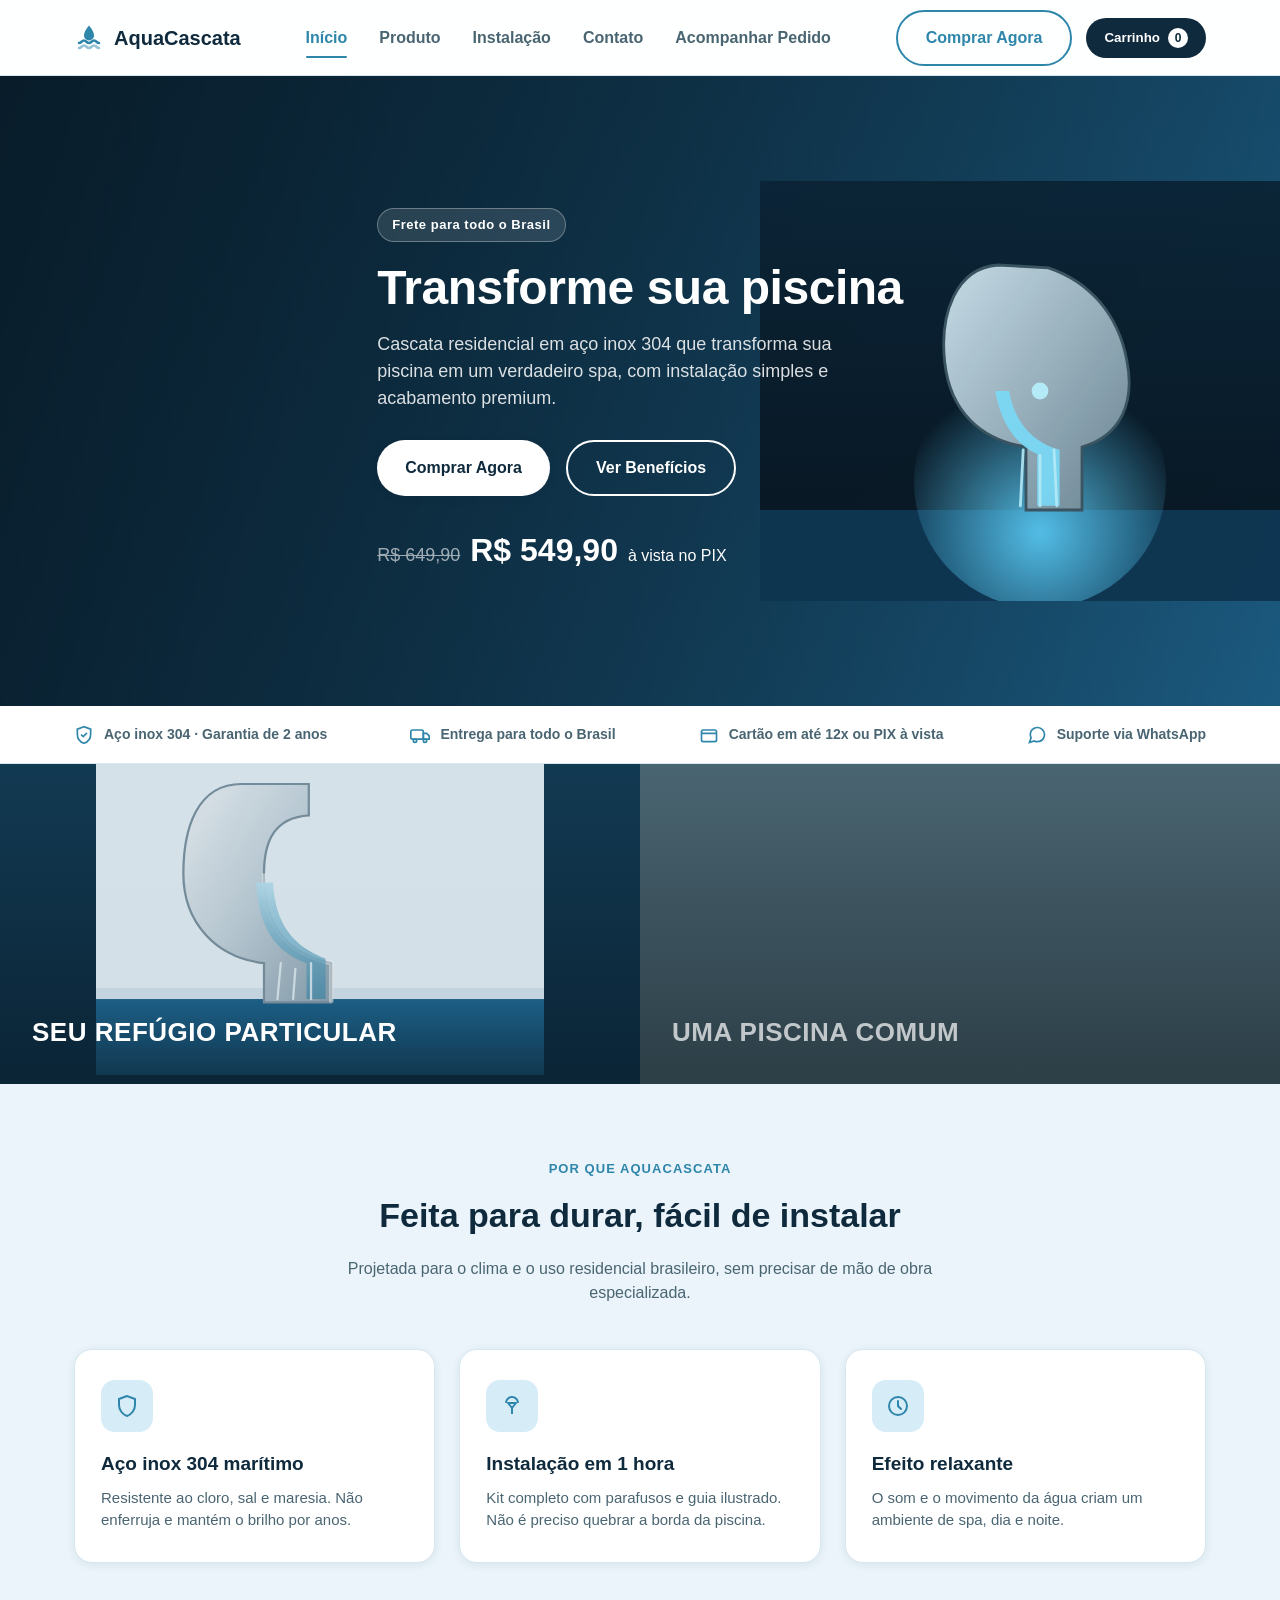
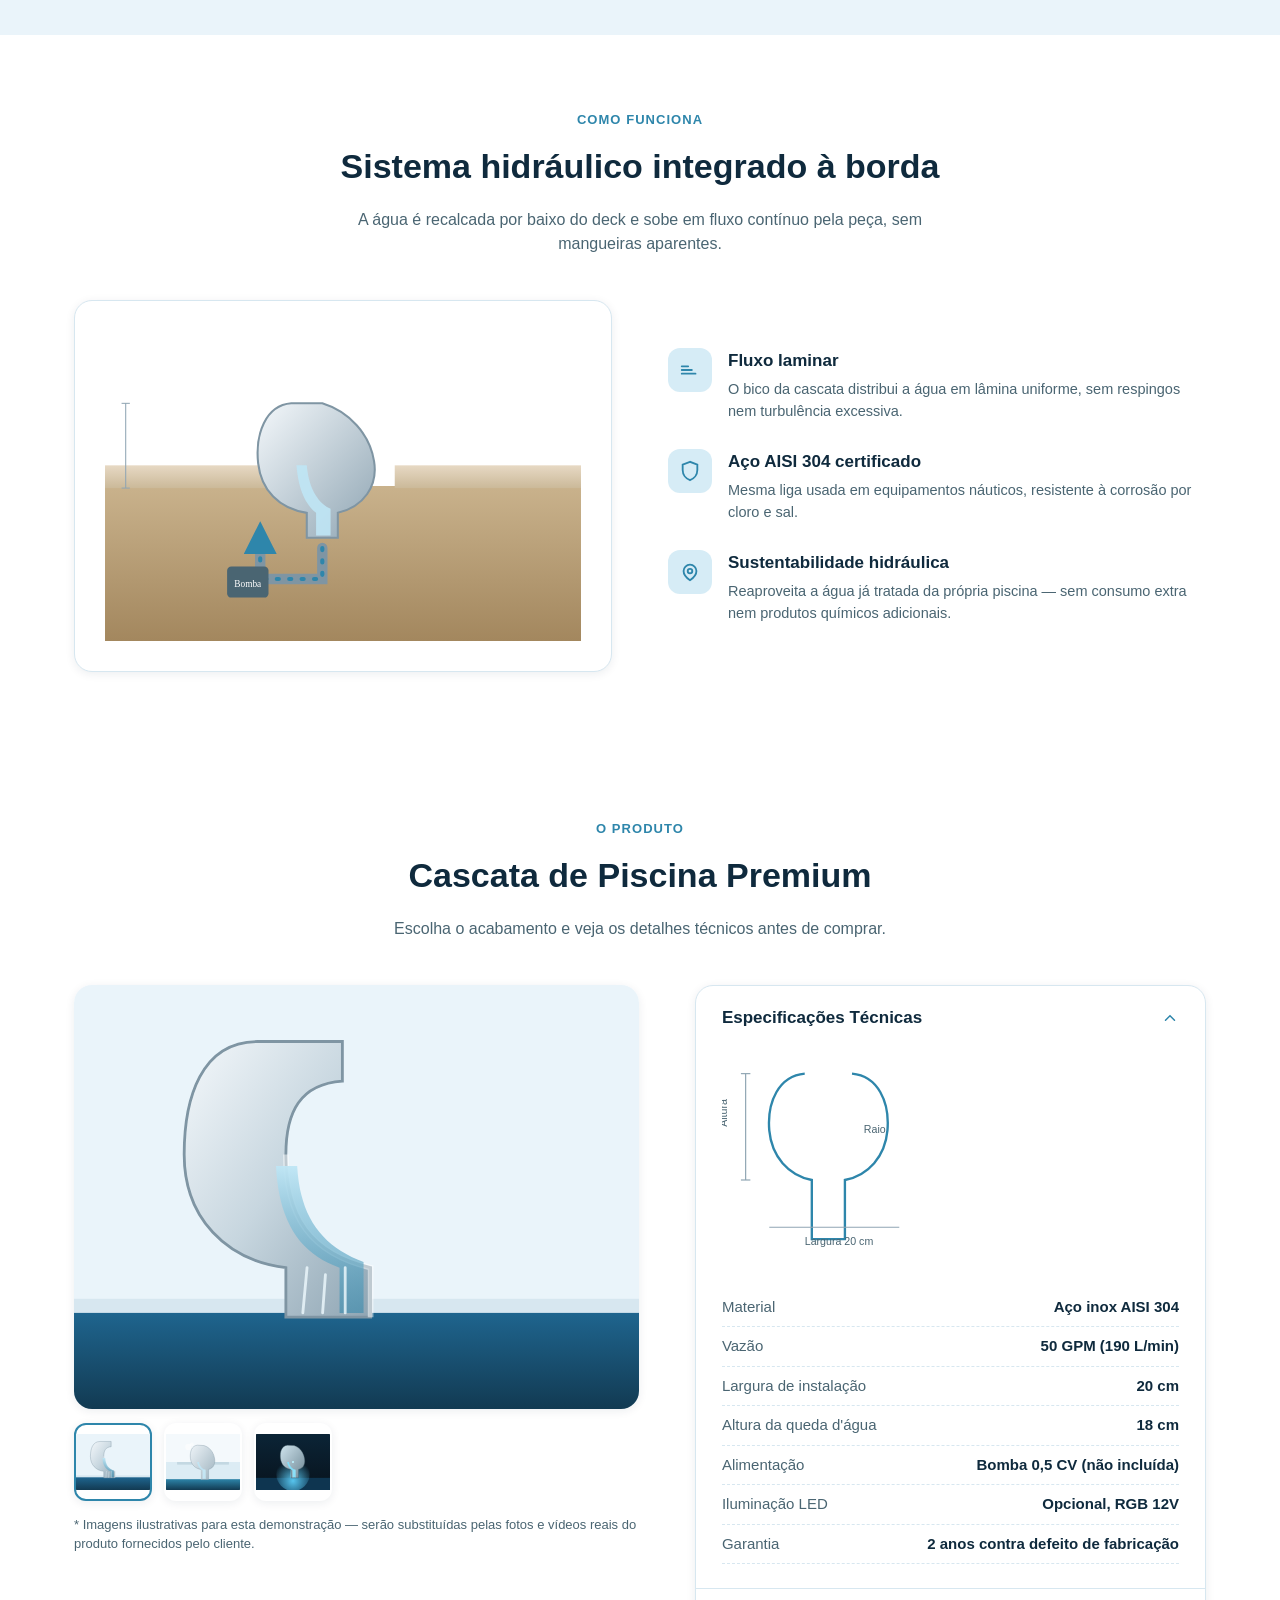
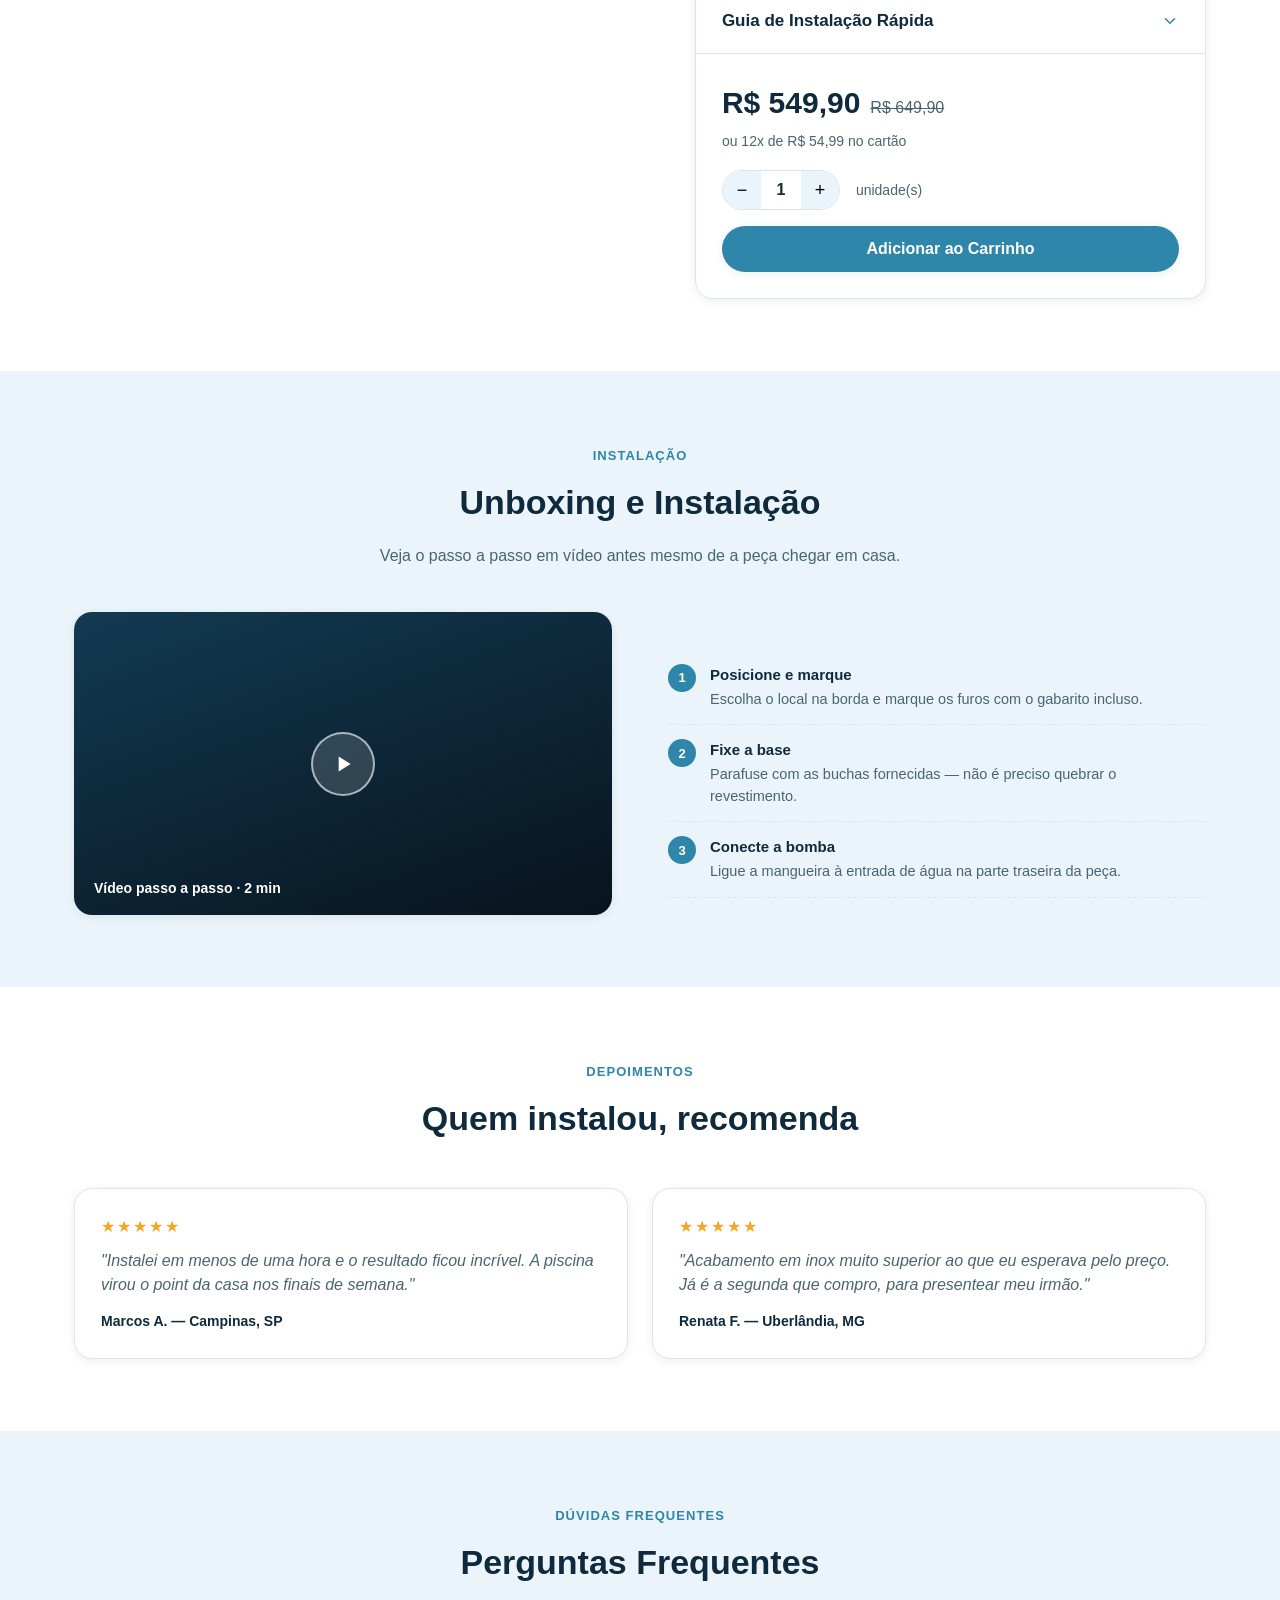
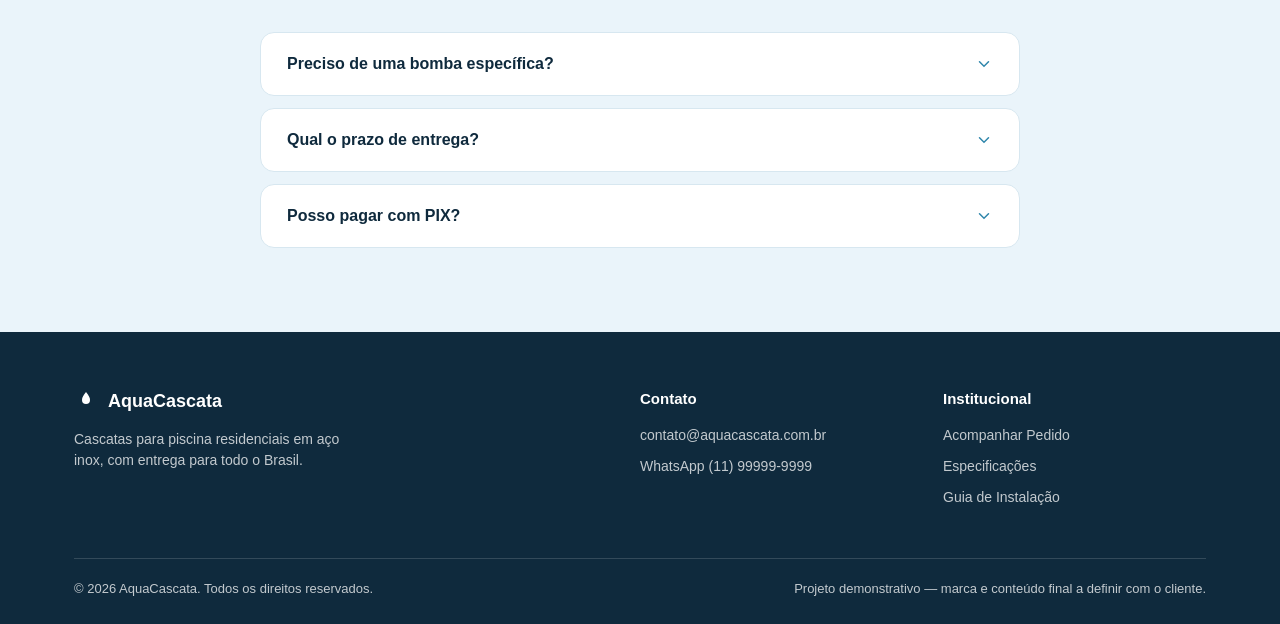
<file: cascata-piscina-ecommerce/index.html>
<!DOCTYPE html>
<html lang="pt-BR">
<head>
<meta charset="UTF-8">
<meta name="viewport" content="width=device-width, initial-scale=1.0">
<title>Cascata para Piscina Residencial em Aço Inox | AquaCascata</title>
<meta name="description" content="Cascata para piscina residencial em aço inox 304. Instalação fácil, iluminação LED opcional e entrega para todo o Brasil. Compre com PIX ou cartão em até 12x.">
<meta name="keywords" content="cascata para piscina, cascata para piscina residencial, cachoeira para piscina, spillway piscina">
<link rel="canonical" href="https://exemplo.com.br/">
<!-- Open Graph -->
<meta property="og:type" content="product">
<meta property="og:title" content="Cascata para Piscina Residencial em Aço Inox | AquaCascata">
<meta property="og:description" content="Transforme sua piscina com uma cascata premium em aço inox 304. Fácil instalação, iluminação LED opcional, entrega para todo o Brasil.">
<meta property="og:image" content="assets/waterfall-1.svg">
<meta property="og:locale" content="pt_BR">
<link rel="stylesheet" href="css/styles.css">
<!-- Schema.org structured data for SEO -->
<script type="application/ld+json">
{
  "@context": "https://schema.org/",
  "@type": "Product",
  "name": "Cascata de Piscina Premium AquaCascata",
  "image": "assets/waterfall-1.svg",
  "description": "Cascata para piscina residencial em aço inox 304, fluxo de 50 GPM, com iluminação LED opcional.",
  "brand": { "@type": "Brand", "name": "AquaCascata" },
  "offers": {
    "@type": "Offer",
    "priceCurrency": "BRL",
    "price": "549.90",
    "availability": "https://schema.org/InStock",
    "url": "https://exemplo.com.br/"
  }
}
</script>
<!-- Google Analytics 4 (placeholder — troque G-XXXXXXX pelo ID real do cliente) -->
<script>
  window.dataLayer = window.dataLayer || [];
  function gtag(){dataLayer.push(arguments);}
  gtag('js', new Date());
  gtag('config', 'G-XXXXXXX');
</script>
<!-- Meta (Facebook) Pixel (placeholder — troque XXXXXXXXXXXXXXX pelo ID real do cliente) -->
<script>
  !function(f,b,e,v,n,t,s){if(f.fbq)return;n=f.fbq=function(){n.callMethod?
  n.callMethod.apply(n,arguments):n.queue.push(arguments)};if(!f._fbq)f._fbq=n;
  n.push=n;n.loaded=!0;n.version='2.0';n.queue=[];t=b.createElement(e);t.async=!0;
  t.src=v;s=b.getElementsByTagName(e)[0];s.parentNode.insertBefore(t,s)}(window,
  document,'script','https://connect.facebook.net/en_US/fbevents.js');
  fbq('init', 'XXXXXXXXXXXXXXX');
  fbq('track', 'PageView');
</script>
</head>
<body>

<header class="site-header">
  <div class="container">
    <a href="index.html" class="brand">
      <svg width="30" height="30" viewBox="0 0 24 24" fill="none"><path d="M4 16c2 0 2-2 4-2s2 2 4 2 2-2 4-2 2 2 4 2" stroke="#2e86ab" stroke-width="2" stroke-linecap="round"/><path d="M4 20c2 0 2-2 4-2s2 2 4 2 2-2 4-2 2 2 4 2" stroke="#2e86ab" stroke-width="2" stroke-linecap="round" opacity="0.5"/><path d="M12 2c-2.5 3-4 5.5-4 8a4 4 0 0 0 8 0c0-2.5-1.5-5-4-8Z" fill="#2e86ab"/></svg>
      AquaCascata
    </a>
    <button class="nav-toggle" id="navToggle" aria-label="Abrir menu"><span></span><span></span><span></span></button>
    <nav class="main-nav" id="mainNav">
      <a href="index.html" class="active">Início</a>
      <a href="index.html#produto">Produto</a>
      <a href="index.html#instalacao">Instalação</a>
      <a href="index.html#contato">Contato</a>
      <a href="rastreio.html">Acompanhar Pedido</a>
    </nav>
    <div class="header-actions">
      <a href="index.html#produto" class="btn btn-outline">Comprar Agora</a>
      <button class="cart-btn" id="cartOpenBtn">
        Carrinho <span class="cart-count" id="cartCount">0</span>
      </button>
    </div>
  </div>
</header>

<section class="hero">
  <div class="container">
    <div class="hero-content">
      <span class="eyebrow">Frete para todo o Brasil</span>
      <h1>Transforme sua piscina</h1>
      <p>Cascata residencial em aço inox 304 que transforma sua piscina em um verdadeiro spa, com instalação simples e acabamento premium.</p>
      <div class="hero-ctas">
        <a href="#produto" class="btn btn-light">Comprar Agora</a>
        <a href="#beneficios" class="btn btn-outline" style="border-color:#fff;color:#fff;">Ver Benefícios</a>
      </div>
      <div class="hero-price">
        <span class="old">R$ 649,90</span>
        <span class="new">R$ 549,90</span>
        <span>à vista no PIX</span>
      </div>
    </div>
  </div>
  <img class="hero-illustration" src="assets/waterfall-3.svg" alt="Cascata para piscina com iluminação LED noturna">
</section>

<div class="trust-bar">
  <div class="container">
    <div class="trust-item"><svg width="20" height="20" fill="none" viewBox="0 0 24 24"><path d="M12 2 4 5v6c0 5 3.4 9.4 8 11 4.6-1.6 8-6 8-11V5l-8-3Z" stroke="currentColor" stroke-width="2"/><path d="m9 12 2 2 4-4" stroke="currentColor" stroke-width="2" stroke-linecap="round"/></svg> Aço inox 304 · Garantia de 2 anos</div>
    <div class="trust-item"><svg width="20" height="20" fill="none" viewBox="0 0 24 24"><rect x="1" y="6" width="15" height="11" rx="2" stroke="currentColor" stroke-width="2"/><path d="M16 10h4l3 3v4h-7z" stroke="currentColor" stroke-width="2"/><circle cx="6" cy="19" r="2" stroke="currentColor" stroke-width="2"/><circle cx="18" cy="19" r="2" stroke="currentColor" stroke-width="2"/></svg> Entrega para todo o Brasil</div>
    <div class="trust-item"><svg width="20" height="20" fill="none" viewBox="0 0 24 24"><path d="M3 10h18M5 6h14a2 2 0 0 1 2 2v10a2 2 0 0 1-2 2H5a2 2 0 0 1-2-2V8a2 2 0 0 1 2-2Z" stroke="currentColor" stroke-width="2"/></svg> Cartão em até 12x ou PIX à vista</div>
    <div class="trust-item"><svg width="20" height="20" fill="none" viewBox="0 0 24 24"><path d="M21 11.5a8.38 8.38 0 0 1-.9 3.8 8.5 8.5 0 0 1-7.6 4.7 8.38 8.38 0 0 1-3.8-.9L3 21l1.9-5.7a8.38 8.38 0 0 1-.9-3.8 8.5 8.5 0 0 1 4.7-7.6 8.38 8.38 0 0 1 3.8-.9h.5a8.48 8.48 0 0 1 8 8v.5Z" stroke="currentColor" stroke-width="2"/></svg> Suporte via WhatsApp</div>
  </div>
</div>

<section class="compare-section">
  <div class="compare-grid">
    <div class="compare-panel good">
      <img class="art" src="assets/waterfall-1.svg" alt="Piscina com cascata AquaCascata">
      <h3>Seu Refúgio Particular</h3>
    </div>
    <div class="compare-panel plain">
      <h3>Uma Piscina Comum</h3>
    </div>
  </div>
</section>

<section id="beneficios">
  <div class="container">
    <div class="section-head">
      <span class="tag">Por que AquaCascata</span>
      <h2>Feita para durar, fácil de instalar</h2>
      <p>Projetada para o clima e o uso residencial brasileiro, sem precisar de mão de obra especializada.</p>
    </div>
    <div class="grid-3">
      <div class="benefit-card">
        <div class="benefit-icon"><svg width="24" height="24" fill="none" viewBox="0 0 24 24"><path d="M12 2 4 5v6c0 5 3.4 9.4 8 11 4.6-1.6 8-6 8-11V5l-8-3Z" stroke="currentColor" stroke-width="2"/></svg></div>
        <h3>Aço inox 304 marítimo</h3>
        <p>Resistente ao cloro, sal e maresia. Não enferruja e mantém o brilho por anos.</p>
      </div>
      <div class="benefit-card">
        <div class="benefit-icon"><svg width="24" height="24" fill="none" viewBox="0 0 24 24"><path d="M12 20v-6M12 14 8 9h8l-4 5Z" stroke="currentColor" stroke-width="2" stroke-linejoin="round"/><path d="M6 9a6 6 0 1 1 12 0" stroke="currentColor" stroke-width="2"/></svg></div>
        <h3>Instalação em 1 hora</h3>
        <p>Kit completo com parafusos e guia ilustrado. Não é preciso quebrar a borda da piscina.</p>
      </div>
      <div class="benefit-card">
        <div class="benefit-icon"><svg width="24" height="24" fill="none" viewBox="0 0 24 24"><circle cx="12" cy="12" r="9" stroke="currentColor" stroke-width="2"/><path d="M12 7v5l3 3" stroke="currentColor" stroke-width="2" stroke-linecap="round"/></svg></div>
        <h3>Efeito relaxante</h3>
        <p>O som e o movimento da água criam um ambiente de spa, dia e noite.</p>
      </div>
    </div>
  </div>
</section>

<section class="section-alt">
  <div class="container">
    <div class="section-head">
      <span class="tag">Como funciona</span>
      <h2>Sistema hidráulico integrado à borda</h2>
      <p>A água é recalcada por baixo do deck e sobe em fluxo contínuo pela peça, sem mangueiras aparentes.</p>
    </div>
    <div class="how-it-works-grid">
      <div class="diagram-card">
        <img src="assets/diagram-hydraulic.svg" alt="Corte esquemático do sistema hidráulico: bomba, tubulação sob o deck e cascata">
      </div>
      <div class="callout-list">
        <div class="callout-item">
          <div class="callout-icon"><svg width="22" height="22" fill="none" viewBox="0 0 24 24"><path d="M3 12h11M3 8h7M3 16h15" stroke="currentColor" stroke-width="2" stroke-linecap="round"/></svg></div>
          <div>
            <h3>Fluxo laminar</h3>
            <p>O bico da cascata distribui a água em lâmina uniforme, sem respingos nem turbulência excessiva.</p>
          </div>
        </div>
        <div class="callout-item">
          <div class="callout-icon"><svg width="22" height="22" fill="none" viewBox="0 0 24 24"><path d="M12 2 4 5v6c0 5 3.4 9.4 8 11 4.6-1.6 8-6 8-11V5l-8-3Z" stroke="currentColor" stroke-width="2"/></svg></div>
          <div>
            <h3>Aço AISI 304 certificado</h3>
            <p>Mesma liga usada em equipamentos náuticos, resistente à corrosão por cloro e sal.</p>
          </div>
        </div>
        <div class="callout-item">
          <div class="callout-icon"><svg width="22" height="22" fill="none" viewBox="0 0 24 24"><path d="M12 21s-7-4.5-7-10a7 7 0 0 1 14 0c0 5.5-7 10-7 10Z" stroke="currentColor" stroke-width="2"/><circle cx="12" cy="11" r="2.5" stroke="currentColor" stroke-width="2"/></svg></div>
          <div>
            <h3>Sustentabilidade hidráulica</h3>
            <p>Reaproveita a água já tratada da própria piscina — sem consumo extra nem produtos químicos adicionais.</p>
          </div>
        </div>
      </div>
    </div>
  </div>
</section>

<section id="produto" class="section-alt">
  <div class="container">
    <div class="section-head">
      <span class="tag">O produto</span>
      <h2>Cascata de Piscina Premium</h2>
      <p>Escolha o acabamento e veja os detalhes técnicos antes de comprar.</p>
    </div>

    <div class="product-section">
      <div>
        <div class="gallery-main">
          <img id="galleryMainImg" src="assets/waterfall-1.svg" alt="Cascata para piscina, vista frontal em aço inox">
        </div>
        <div class="gallery-thumbs">
          <button class="active" data-img="assets/waterfall-1.svg"><img src="assets/waterfall-1.svg" alt="Vista frontal"></button>
          <button data-img="assets/waterfall-2.svg"><img src="assets/waterfall-2.svg" alt="Vista lateral instalada na borda"></button>
          <button data-img="assets/waterfall-3.svg"><img src="assets/waterfall-3.svg" alt="Com iluminação LED noturna"></button>
        </div>
        <p style="color:var(--text-muted);font-size:13px;margin-top:14px;">
          * Imagens ilustrativas para esta demonstração — serão substituídas pelas fotos e vídeos reais do produto fornecidos pelo cliente.
        </p>
      </div>

      <div>
        <div class="product-panel">
          <div class="accordion-item open">
            <button class="accordion-trigger" data-accordion>
              Especificações Técnicas
              <svg class="chevron" width="18" height="18" viewBox="0 0 24 24" fill="none"><path d="m6 9 6 6 6-6" stroke="currentColor" stroke-width="2" stroke-linecap="round"/></svg>
            </button>
            <div class="accordion-body">
              <svg class="spec-diagram" viewBox="0 0 220 180" fill="none">
                <path d="M70 20c-22 2-32 24-30 48 2 22 16 38 36 42v50h28v-50c20-4 34-20 36-42 2-24-8-46-30-48" stroke="#2e86ab" stroke-width="2"/>
                <line x1="20" y1="20" x2="20" y2="110" stroke="#8fa5b3" stroke-width="1"/>
                <line x1="16" y1="20" x2="24" y2="20" stroke="#8fa5b3" stroke-width="1"/>
                <line x1="16" y1="110" x2="24" y2="110" stroke="#8fa5b3" stroke-width="1"/>
                <text x="4" y="65" font-size="9" fill="#4a6572" transform="rotate(-90 4 65)">Altura</text>
                <line x1="40" y1="150" x2="150" y2="150" stroke="#8fa5b3" stroke-width="1"/>
                <text x="70" y="165" font-size="9" fill="#4a6572">Largura 20 cm</text>
                <text x="120" y="70" font-size="9" fill="#4a6572">Raio</text>
              </svg>
              <ul class="spec-list">
                <li><span>Material</span> <b>Aço inox AISI 304</b></li>
                <li><span>Vazão</span> <b>50 GPM (190 L/min)</b></li>
                <li><span>Largura de instalação</span> <b>20 cm</b></li>
                <li><span>Altura da queda d'água</span> <b>18 cm</b></li>
                <li><span>Alimentação</span> <b>Bomba 0,5 CV (não incluída)</b></li>
                <li><span>Iluminação LED</span> <b>Opcional, RGB 12V</b></li>
                <li><span>Garantia</span> <b>2 anos contra defeito de fabricação</b></li>
              </ul>
            </div>
          </div>
          <div class="accordion-item">
            <button class="accordion-trigger" data-accordion>
              Guia de Instalação Rápida
              <svg class="chevron" width="18" height="18" viewBox="0 0 24 24" fill="none"><path d="m6 9 6 6 6-6" stroke="currentColor" stroke-width="2" stroke-linecap="round"/></svg>
            </button>
            <div class="accordion-body">
              <ol class="install-steps">
                <li>Escolha a posição na borda da piscina e marque os furos com o gabarito incluso.</li>
                <li>Fixe a base com os parafusos e buchas fornecidos (chave de fenda ou parafusadeira).</li>
                <li>Conecte a mangueira da bomba à entrada de água na parte traseira da peça.</li>
                <li>Ligue a bomba e ajuste o registro até atingir o efeito de queda desejado.</li>
                <li>(Opcional) Conecte a fita LED à fonte 12V para iluminação noturna.</li>
              </ol>
              <a class="download-link" href="#" onclick="alert('Nesta demonstração o PDF é simulado. No site final, este link abre o guia de instalação real em PDF.'); return false;">
                <svg width="18" height="18" fill="none" viewBox="0 0 24 24"><path d="M12 3v12m0 0-4-4m4 4 4-4" stroke="currentColor" stroke-width="2" stroke-linecap="round" stroke-linejoin="round"/><path d="M4 17v2a2 2 0 0 0 2 2h12a2 2 0 0 0 2-2v-2" stroke="currentColor" stroke-width="2"/></svg>
                Baixar guia em PDF
              </a>
            </div>
          </div>

          <div class="buy-box">
            <div class="price-row"><span class="new">R$ 549,90</span><span class="old">R$ 649,90</span></div>
            <div class="installments">ou 12x de R$ 54,99 no cartão</div>
            <div class="qty-row">
              <div class="qty-control">
                <button type="button" id="qtyMinus">−</button>
                <span id="qtyValue">1</span>
                <button type="button" id="qtyPlus">+</button>
              </div>
              <span style="color:var(--text-muted);font-size:14px;">unidade(s)</span>
            </div>
            <button class="btn btn-primary btn-block" id="addToCartBtn">Adicionar ao Carrinho</button>
          </div>
        </div>
      </div>
    </div>
  </div>
</section>

<section id="instalacao">
  <div class="container">
    <div class="section-head">
      <span class="tag">Instalação</span>
      <h2>Unboxing e Instalação</h2>
      <p>Veja o passo a passo em vídeo antes mesmo de a peça chegar em casa.</p>
    </div>
    <div class="install-detail-grid">
      <div class="video-placeholder" onclick="alert('Nesta demonstração o vídeo é simulado. No site final, entra aqui o vídeo real de instalação fornecido pelo cliente.')">
        <div class="play-btn">
          <svg width="26" height="26" fill="none" viewBox="0 0 24 24"><path d="M8 5v14l11-7Z" fill="currentColor"/></svg>
        </div>
        <span class="video-caption">Vídeo passo a passo · 2 min</span>
      </div>
      <div>
        <ol class="install-mini-steps">
          <li><div><b>Posicione e marque</b><p>Escolha o local na borda e marque os furos com o gabarito incluso.</p></div></li>
          <li><div><b>Fixe a base</b><p>Parafuse com as buchas fornecidas — não é preciso quebrar o revestimento.</p></div></li>
          <li><div><b>Conecte a bomba</b><p>Ligue a mangueira à entrada de água na parte traseira da peça.</p></div></li>
        </ol>
      </div>
    </div>
  </div>
</section>

<section class="section-alt">
  <div class="container">
    <div class="section-head">
      <span class="tag">Depoimentos</span>
      <h2>Quem instalou, recomenda</h2>
    </div>
    <div class="grid-2">
      <div class="testimonial">
        <div class="stars">★★★★★</div>
        <p>"Instalei em menos de uma hora e o resultado ficou incrível. A piscina virou o point da casa nos finais de semana."</p>
        <div class="who">Marcos A. — Campinas, SP</div>
      </div>
      <div class="testimonial">
        <div class="stars">★★★★★</div>
        <p>"Acabamento em inox muito superior ao que eu esperava pelo preço. Já é a segunda que compro, para presentear meu irmão."</p>
        <div class="who">Renata F. — Uberlândia, MG</div>
      </div>
    </div>
  </div>
</section>

<section>
  <div class="container">
    <div class="section-head">
      <span class="tag">Dúvidas frequentes</span>
      <h2>Perguntas Frequentes</h2>
    </div>
    <div style="max-width:760px;margin:0 auto;">
      <div class="faq-item accordion-item">
        <button class="accordion-trigger" data-accordion>
          Preciso de uma bomba específica?
          <svg class="chevron" width="18" height="18" viewBox="0 0 24 24" fill="none"><path d="m6 9 6 6 6-6" stroke="currentColor" stroke-width="2" stroke-linecap="round"/></svg>
        </button>
        <div class="accordion-body"><p style="color:var(--text-muted);">Qualquer bomba de piscina a partir de 0,5 CV é compatível. Recomendamos consultar o guia técnico para vazões acima de 50 GPM.</p></div>
      </div>
      <div class="faq-item accordion-item">
        <button class="accordion-trigger" data-accordion>
          Qual o prazo de entrega?
          <svg class="chevron" width="18" height="18" viewBox="0 0 24 24" fill="none"><path d="m6 9 6 6 6-6" stroke="currentColor" stroke-width="2" stroke-linecap="round"/></svg>
        </button>
        <div class="accordion-body"><p style="color:var(--text-muted);">Entre 5 e 12 dias úteis, dependendo da região, com código de rastreio enviado por e-mail.</p></div>
      </div>
      <div class="faq-item accordion-item">
        <button class="accordion-trigger" data-accordion>
          Posso pagar com PIX?
          <svg class="chevron" width="18" height="18" viewBox="0 0 24 24" fill="none"><path d="m6 9 6 6 6-6" stroke="currentColor" stroke-width="2" stroke-linecap="round"/></svg>
        </button>
        <div class="accordion-body"><p style="color:var(--text-muted);">Sim. PIX com aprovação instantânea, ou cartão de crédito em até 12x.</p></div>
      </div>
    </div>
  </div>
</section>

<footer class="site-footer" id="contato">
  <div class="container">
    <div class="footer-grid">
      <div>
        <div class="footer-brand">
          <svg width="24" height="24" viewBox="0 0 24 24" fill="none"><path d="M12 2c-2.5 3-4 5.5-4 8a4 4 0 0 0 8 0c0-2.5-1.5-5-4-8Z" fill="#fff"/></svg>
          AquaCascata
        </div>
        <p style="max-width:280px;font-size:14px;">Cascatas para piscina residenciais em aço inox, com entrega para todo o Brasil.</p>
      </div>
      <div>
        <h4>Contato</h4>
        <ul>
          <li><a href="mailto:contato@aquacascata.com.br">contato@aquacascata.com.br</a></li>
          <li><a href="https://wa.me/5511999999999">WhatsApp (11) 99999-9999</a></li>
        </ul>
      </div>
      <div>
        <h4>Institucional</h4>
        <ul>
          <li><a href="rastreio.html">Acompanhar Pedido</a></li>
          <li><a href="#produto">Especificações</a></li>
          <li><a href="#instalacao">Guia de Instalação</a></li>
        </ul>
      </div>
    </div>
    <div class="footer-bottom">
      <span>© 2026 AquaCascata. Todos os direitos reservados.</span>
      <span>Projeto demonstrativo — marca e conteúdo final a definir com o cliente.</span>
    </div>
  </div>
</footer>

<div class="overlay" id="cartOverlay"></div>
<aside class="cart-drawer" id="cartDrawer">
  <div class="cart-drawer-head">
    <h3>Seu Carrinho</h3>
    <button id="cartCloseBtn" aria-label="Fechar carrinho">✕</button>
  </div>
  <div class="cart-items" id="cartItems"></div>
  <div class="cart-drawer-foot">
    <div class="coupon-box">
      <label for="couponInput">Código de Cupom</label>
      <div class="coupon-row">
        <input type="text" id="couponInput" placeholder="Código de Cupom">
        <button type="button" id="couponBtn">Go</button>
      </div>
    </div>
    <div class="cart-subtotal" style="margin-top:16px;">
      <span>Subtotal</span>
      <span id="cartSubtotal">R$ 0,00</span>
    </div>
    <a href="checkout.html" class="btn btn-primary btn-block">Finalizar Compra</a>
  </div>
</aside>

<script src="js/main.js"></script>
</body>
</html>
</file>
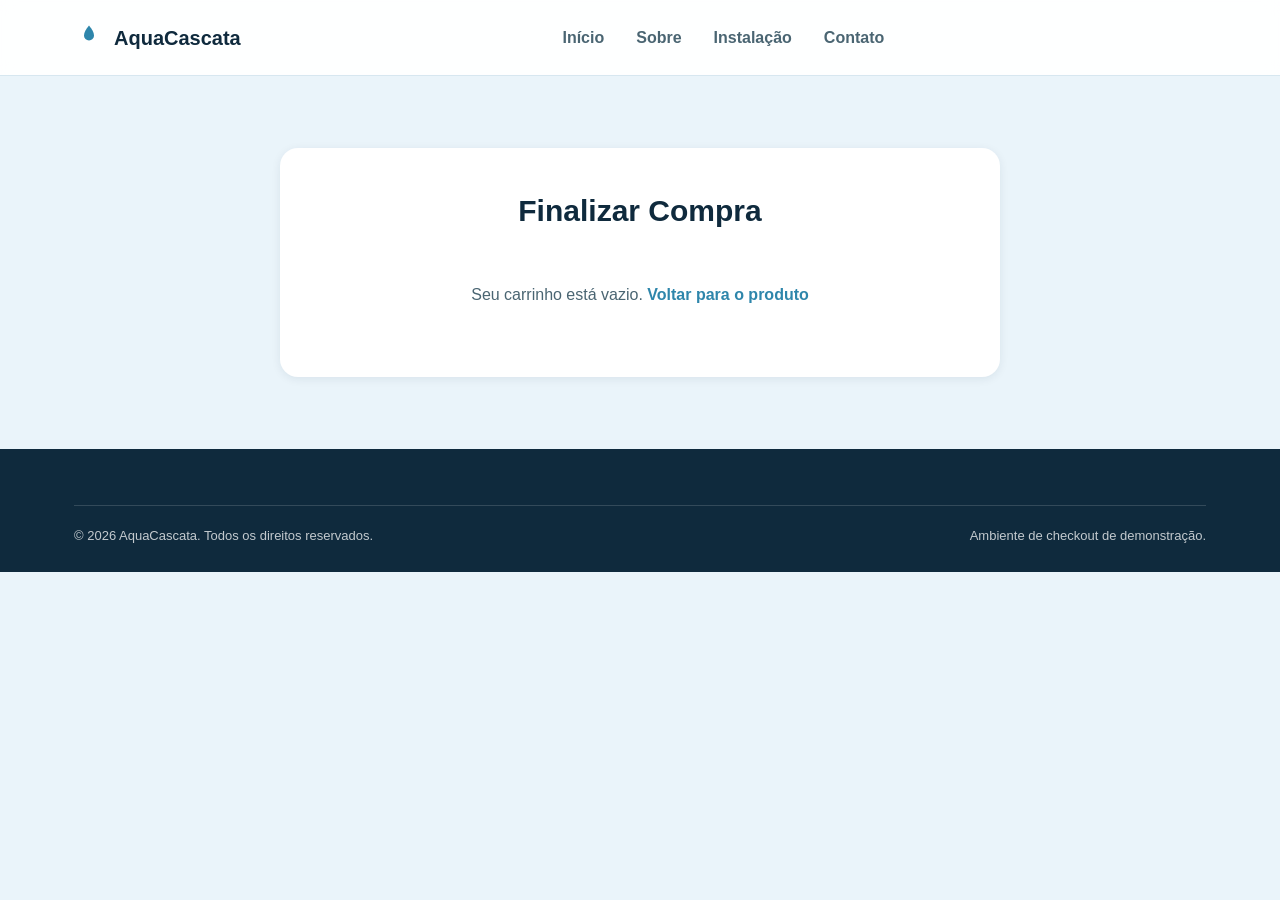
<file: cascata-piscina-ecommerce/checkout.html>
<!DOCTYPE html>
<html lang="pt-BR">
<head>
<meta charset="UTF-8">
<meta name="viewport" content="width=device-width, initial-scale=1.0">
<title>Finalizar Compra | AquaCascata</title>
<meta name="robots" content="noindex">
<link rel="stylesheet" href="css/styles.css">
</head>
<body>

<header class="site-header">
  <div class="container">
    <a href="index.html" class="brand">
      <svg width="30" height="30" viewBox="0 0 24 24" fill="none"><path d="M12 2c-2.5 3-4 5.5-4 8a4 4 0 0 0 8 0c0-2.5-1.5-5-4-8Z" fill="#2e86ab"/></svg>
      AquaCascata
    </a>
    <nav class="main-nav">
      <a href="index.html">Início</a>
      <a href="index.html#produto">Sobre</a>
      <a href="index.html#instalacao">Instalação</a>
      <a href="index.html#contato">Contato</a>
    </nav>
    <div class="header-actions"></div>
  </div>
</header>

<section>
  <div class="container">
    <div class="checkout-wrap">
      <h1>Finalizar Compra</h1>

      <div id="checkoutEmpty" class="hidden" style="text-align:center;padding:20px 0 30px;color:var(--text-muted);">
        Seu carrinho está vazio. <a href="index.html#produto" style="color:var(--accent);font-weight:700;">Voltar para o produto</a>
      </div>

      <form id="checkoutForm">
        <div class="form-section">
          <h2>Resumo do Pedido</h2>
          <div id="orderSummary" class="cart-items" style="padding:0 0 16px;"></div>
        </div>

        <div class="form-section">
          <h2>Informações de Entrega</h2>
          <div class="form-grid">
            <div class="field"><label for="fName">Nome</label><input type="text" id="fName" required><span class="field-error">Informe seu nome completo.</span></div>
            <div class="field"><label for="fContact">Contato (e-mail ou telefone)</label><input type="text" id="fContact" required><span class="field-error">Informe um e-mail ou telefone válido.</span></div>
            <div class="field full"><label for="fAddress">Endereço</label><input type="text" id="fAddress" required><span class="field-error">Informe o endereço de entrega.</span></div>
            <div class="field"><label for="fCep">CEP</label><input type="text" id="fCep" required placeholder="00000-000"><span class="field-error">Informe um CEP válido.</span></div>
          </div>
        </div>

        <div class="form-section">
          <h2>Método de Pagamento</h2>
          <div class="payment-methods">
            <label class="payment-option selected" id="optCard">
              <div class="payment-option-head">
                <input type="radio" name="payment" value="cartao" checked>
                Cartão de Crédito
                <svg width="22" height="14" viewBox="0 0 24 24" fill="none" style="margin-left:auto;"><rect x="1" y="4" width="22" height="16" rx="2" stroke="currentColor" stroke-width="2"/><path d="M1 9h22" stroke="currentColor" stroke-width="2"/></svg>
              </div>
              <div class="card-fields">
                <input type="text" id="cardNumber" placeholder="Número do Cartão de Crédito">
                <div class="row">
                  <input type="text" id="cardExpiry" placeholder="Validade (MM/AA)">
                  <input type="text" id="cardCvv" placeholder="CVV">
                </div>
              </div>
            </label>
            <label class="payment-option" id="optPix">
              <div class="payment-option-head">
                <input type="radio" name="payment" value="pix">
                PIX
              </div>
              <div class="pix-box">
                <span class="pix-badge">PIX</span>
                <p>Pague instantaneamente. O QR Code é gerado na próxima etapa (simulado nesta demonstração).</p>
              </div>
            </label>
          </div>
        </div>

        <div class="order-total">
          <span>Total</span>
          <span id="orderTotal">R$ 0,00</span>
        </div>

        <button type="submit" class="btn btn-primary btn-block">Finalizar Compra</button>
        <p style="text-align:center;font-size:13px;color:var(--text-muted);margin-top:14px;">
          Pagamento simulado para fins de demonstração. Na versão final, esta etapa processa o pagamento real via Mercado Pago (cartão + PIX).
        </p>
      </form>
    </div>
  </div>
</section>

<footer class="site-footer">
  <div class="container">
    <div class="footer-bottom">
      <span>© 2026 AquaCascata. Todos os direitos reservados.</span>
      <span>Ambiente de checkout de demonstração.</span>
    </div>
  </div>
</footer>

<script src="js/main.js"></script>
<script src="js/checkout.js"></script>
</body>
</html>
</file>
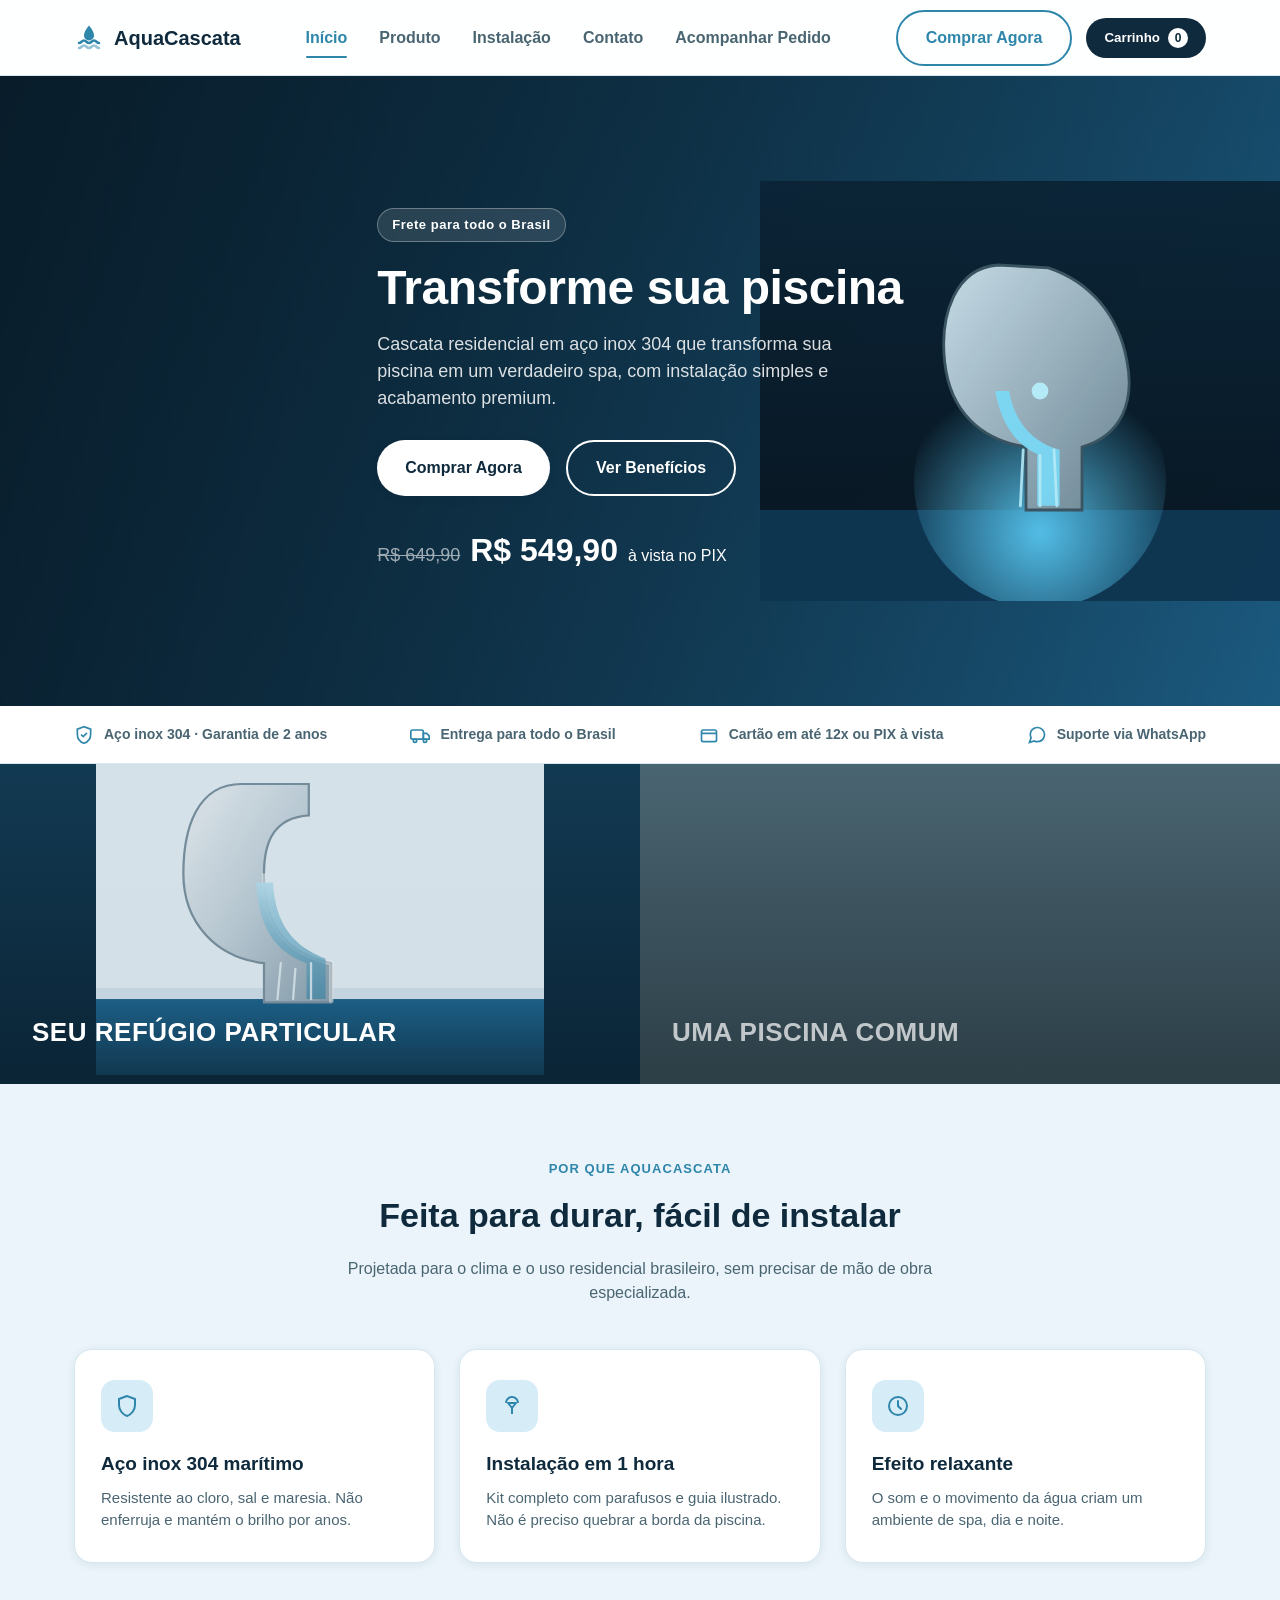
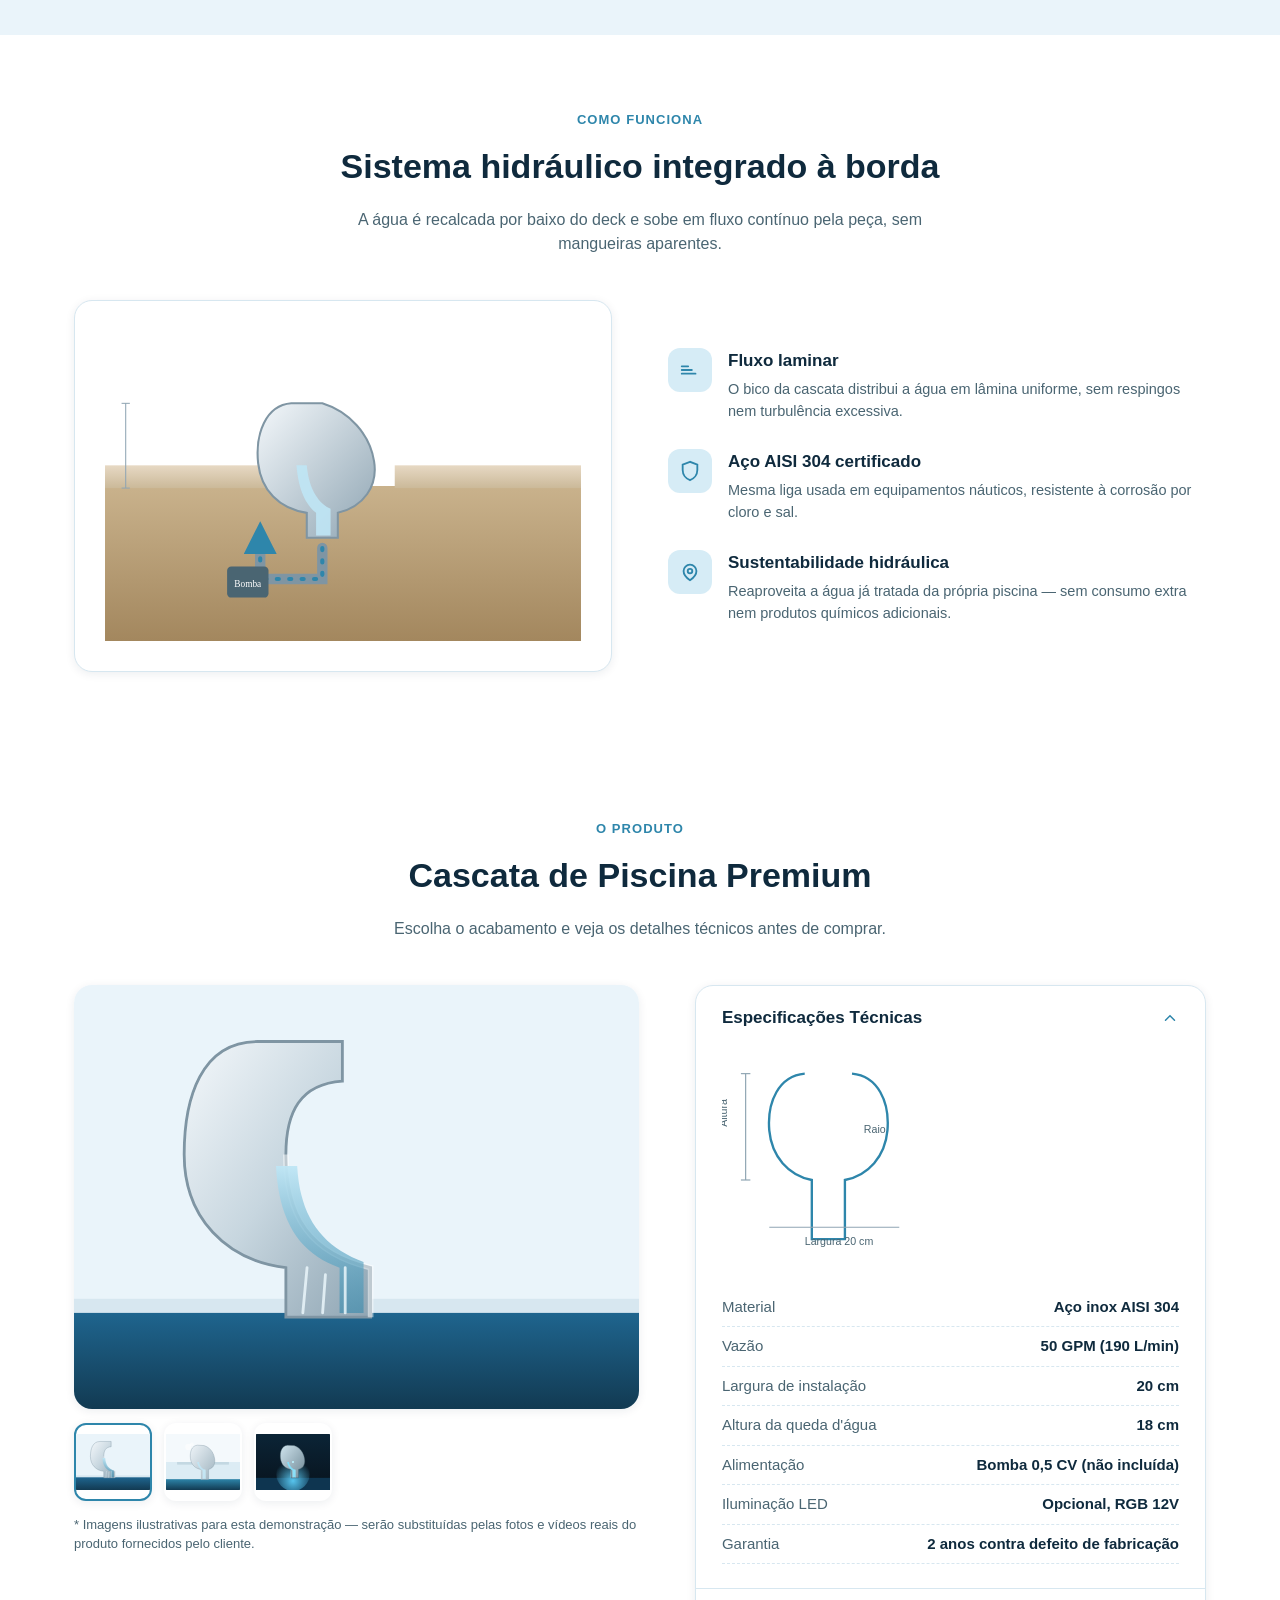
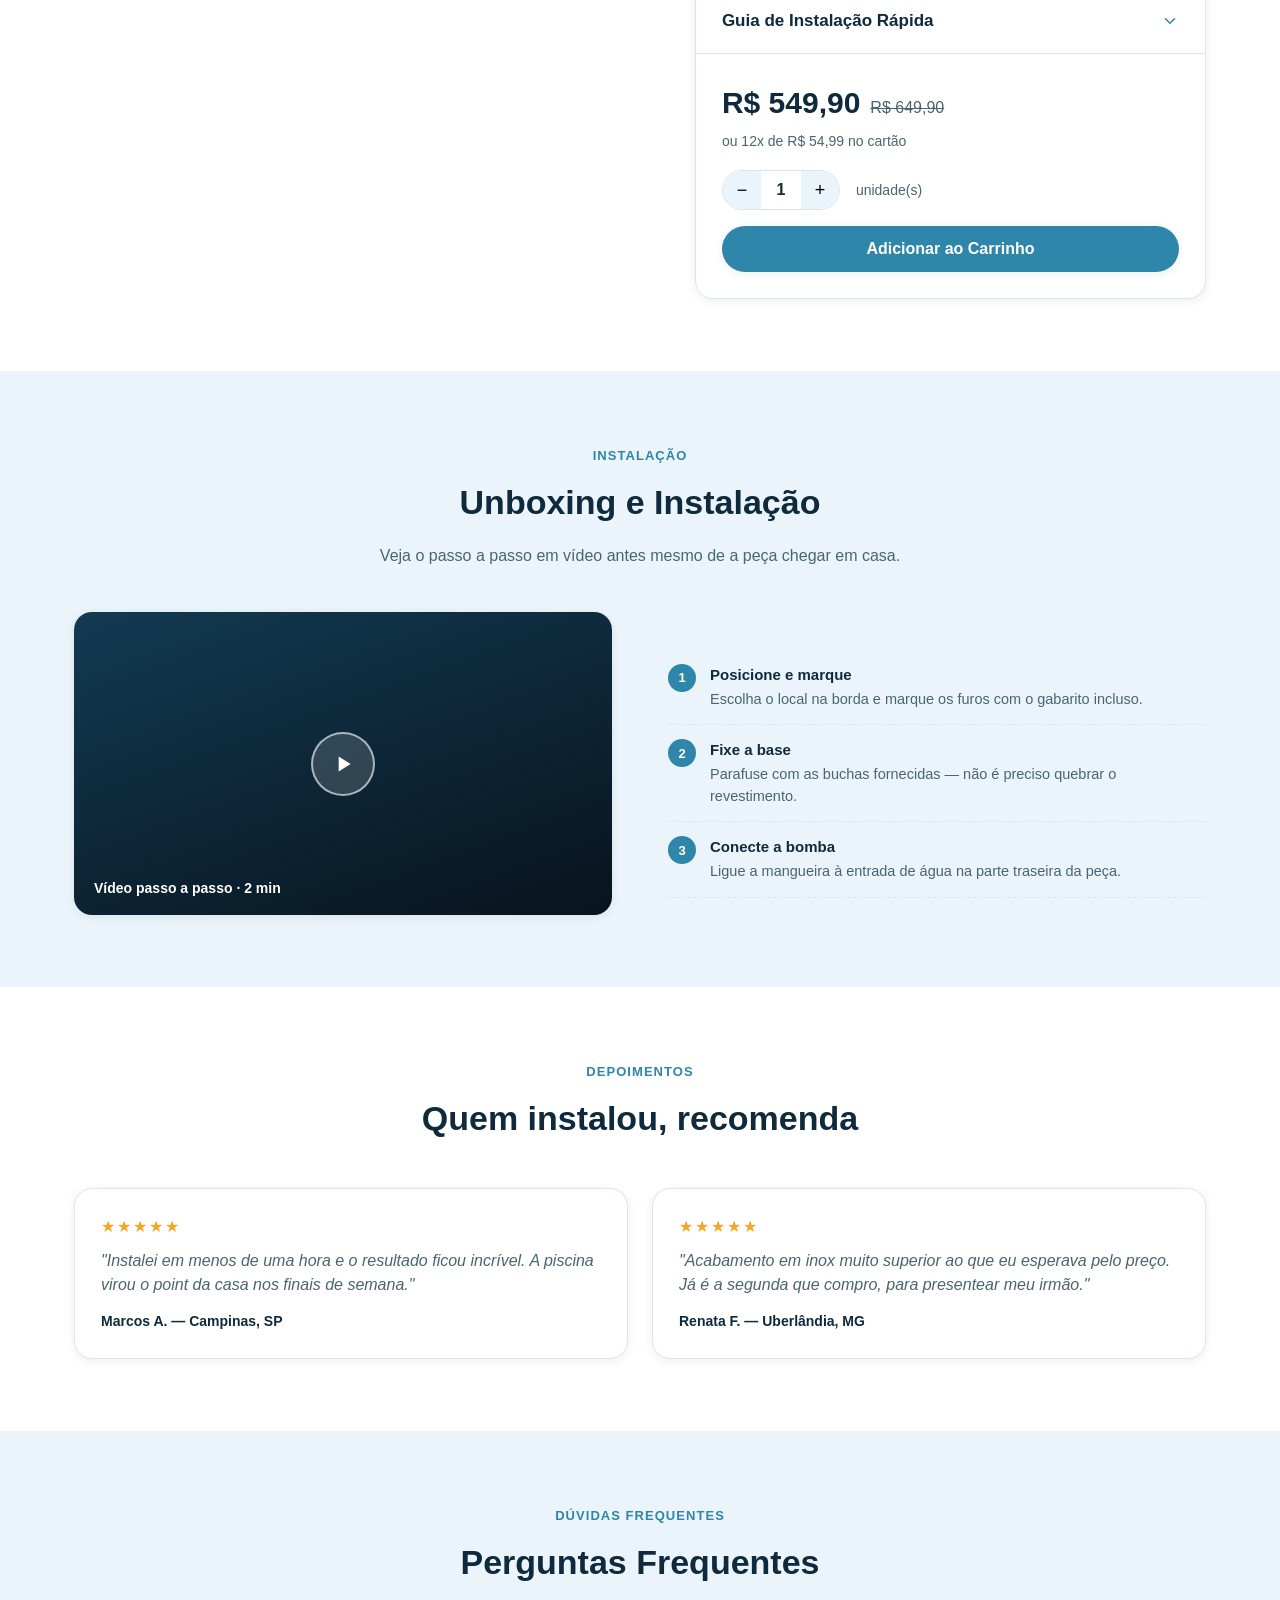
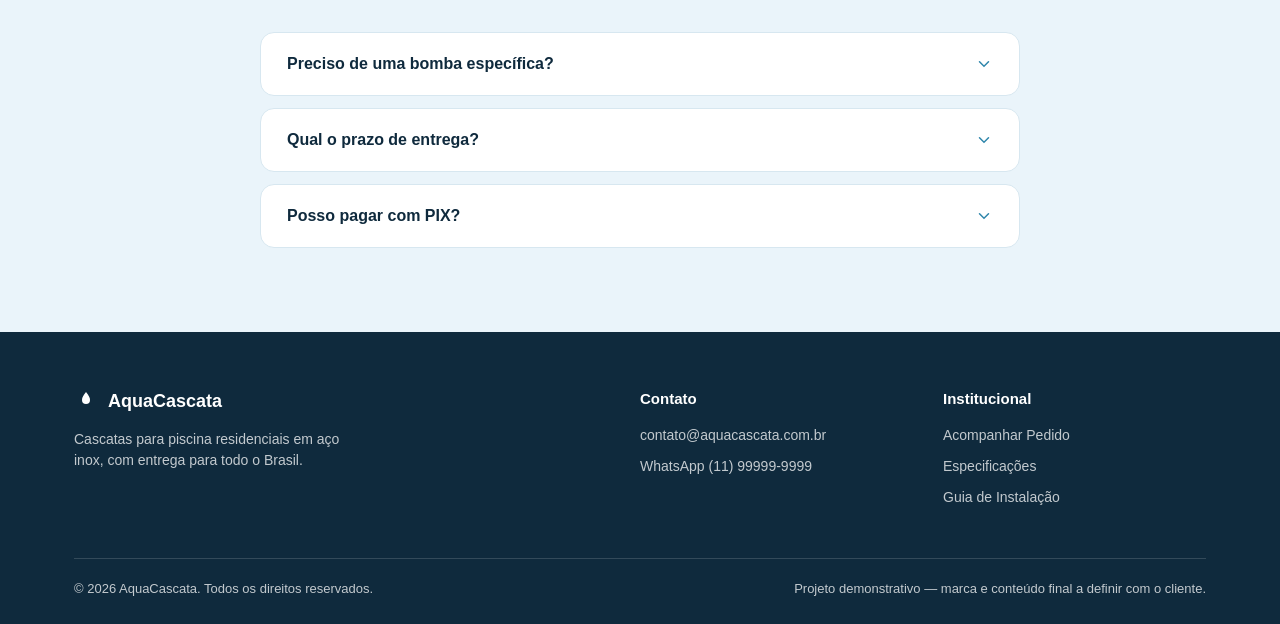
<file: cascata-piscina-ecommerce/obrigado.html>
<!DOCTYPE html>
<html lang="pt-BR">
<head>
<meta charset="UTF-8">
<meta name="viewport" content="width=device-width, initial-scale=1.0">
<title>Pedido Confirmado | AquaCascata</title>
<meta name="robots" content="noindex">
<link rel="stylesheet" href="css/styles.css">
</head>
<body>

<header class="site-header">
  <div class="container">
    <a href="index.html" class="brand">
      <svg width="30" height="30" viewBox="0 0 24 24" fill="none"><path d="M12 2c-2.5 3-4 5.5-4 8a4 4 0 0 0 8 0c0-2.5-1.5-5-4-8Z" fill="#2e86ab"/></svg>
      AquaCascata
    </a>
    <nav class="main-nav"><a href="index.html">Início</a></nav>
    <div class="header-actions"></div>
  </div>
</header>

<section>
  <div class="container">
    <div class="confirm-box">
      <div class="confirm-icon">
        <svg width="34" height="34" viewBox="0 0 24 24" fill="none"><path d="m5 13 4 4L19 7" stroke="currentColor" stroke-width="2.5" stroke-linecap="round" stroke-linejoin="round"/></svg>
      </div>
      <h1 style="margin:0 0 8px;font-size:26px;">Pedido confirmado!</h1>
      <p style="color:var(--text-muted);">Obrigado pela compra. Enviamos um e-mail de confirmação simulado para o contato informado.</p>
      <div class="confirm-order-id" id="orderIdBox">Pedido #000000</div>
      <p style="color:var(--text-muted);font-size:14px;">
        Use o número do pedido acima na página <a href="rastreio.html" style="color:var(--accent);font-weight:700;">Acompanhar Pedido</a> para ver o status da entrega.
      </p>
      <a href="index.html" class="btn btn-primary" style="margin-top:20px;">Voltar para a loja</a>
    </div>
  </div>
</section>

<footer class="site-footer">
  <div class="container">
    <div class="footer-bottom">
      <span>© 2026 AquaCascata. Todos os direitos reservados.</span>
      <span>Confirmação simulada — em produção, disparada por e-mail real via a plataforma escolhida (Shopify/WooCommerce).</span>
    </div>
  </div>
</footer>

<script>
  const params = new URLSearchParams(window.location.search);
  const orderId = params.get('pedido');
  if (orderId) {
    document.getElementById('orderIdBox').textContent = 'Pedido #' + orderId;
  } else {
    window.location.href = 'index.html';
  }
</script>
</body>
</html>
</file>
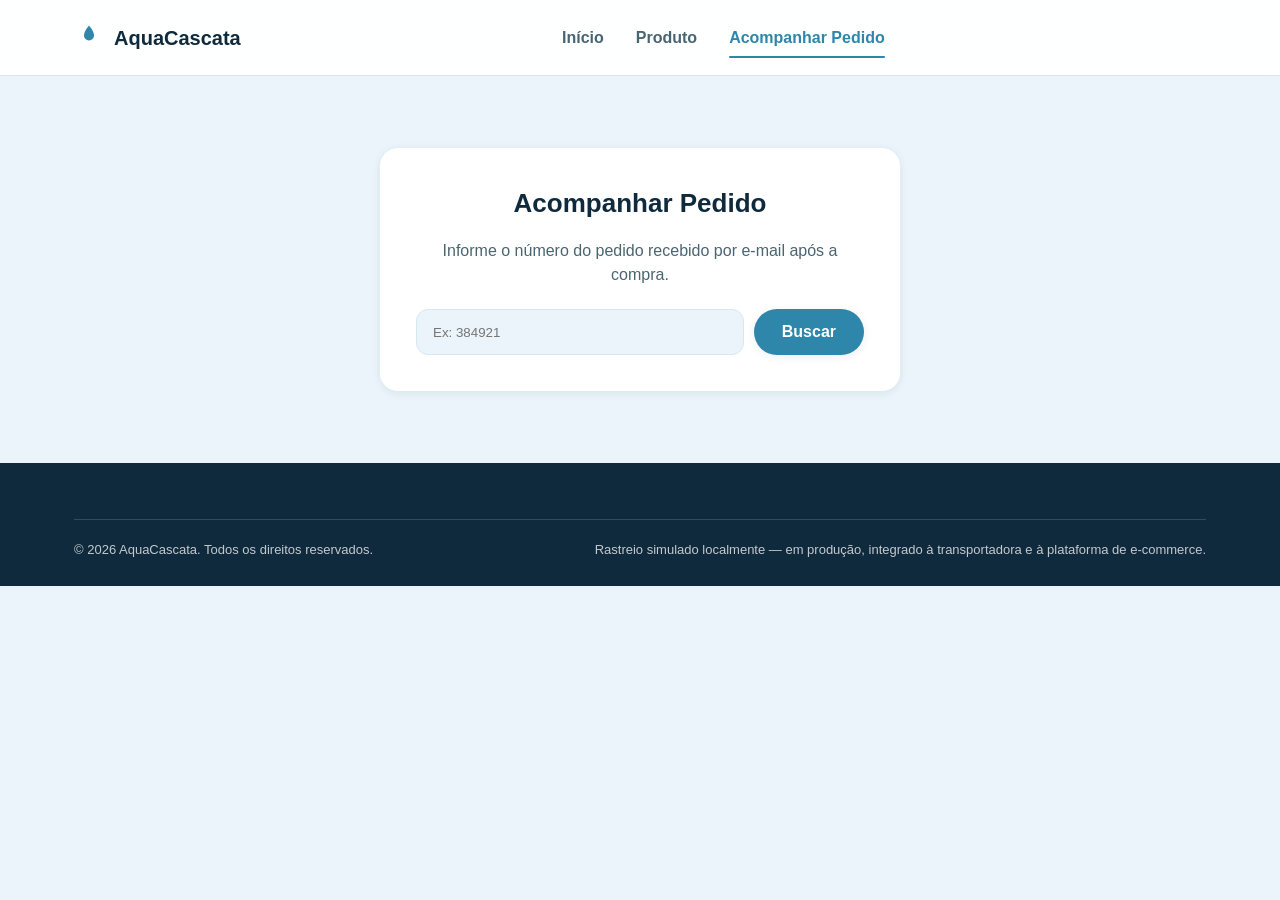
<file: cascata-piscina-ecommerce/rastreio.html>
<!DOCTYPE html>
<html lang="pt-BR">
<head>
<meta charset="UTF-8">
<meta name="viewport" content="width=device-width, initial-scale=1.0">
<title>Acompanhar Pedido | AquaCascata</title>
<meta name="robots" content="noindex">
<link rel="stylesheet" href="css/styles.css">
</head>
<body>

<header class="site-header">
  <div class="container">
    <a href="index.html" class="brand">
      <svg width="30" height="30" viewBox="0 0 24 24" fill="none"><path d="M12 2c-2.5 3-4 5.5-4 8a4 4 0 0 0 8 0c0-2.5-1.5-5-4-8Z" fill="#2e86ab"/></svg>
      AquaCascata
    </a>
    <nav class="main-nav">
      <a href="index.html">Início</a>
      <a href="index.html#produto">Produto</a>
      <a href="rastreio.html" class="active">Acompanhar Pedido</a>
    </nav>
    <div class="header-actions"></div>
  </div>
</header>

<section>
  <div class="container">
    <div class="track-box">
      <h1 style="margin:0 0 8px;font-size:26px;">Acompanhar Pedido</h1>
      <p style="color:var(--text-muted);margin-bottom:22px;">Informe o número do pedido recebido por e-mail após a compra.</p>
      <form id="trackForm" style="display:flex;gap:10px;">
        <input type="text" id="trackInput" placeholder="Ex: 384921" required style="flex:1;padding:13px 16px;border-radius:12px;border:1px solid var(--border);background:var(--bg-page);">
        <button type="submit" class="btn btn-primary">Buscar</button>
      </form>
      <div id="trackResult" class="track-result hidden"></div>
      <p id="trackNotFound" class="hidden" style="color:#d64545;margin-top:18px;">Pedido não encontrado. Confira o número informado.</p>
    </div>
  </div>
</section>

<footer class="site-footer">
  <div class="container">
    <div class="footer-bottom">
      <span>© 2026 AquaCascata. Todos os direitos reservados.</span>
      <span>Rastreio simulado localmente — em produção, integrado à transportadora e à plataforma de e-commerce.</span>
    </div>
  </div>
</footer>

<script src="js/main.js"></script>
<script>
  const trackForm = document.getElementById('trackForm');
  const trackResult = document.getElementById('trackResult');
  const trackNotFound = document.getElementById('trackNotFound');

  const STEPS = [
    { label: 'Pedido confirmado', offsetDays: 0 },
    { label: 'Pagamento aprovado', offsetDays: 0 },
    { label: 'Em preparação', offsetDays: 1 },
    { label: 'Enviado', offsetDays: 3 },
    { label: 'Entregue', offsetDays: 7 },
  ];

  trackForm.addEventListener('submit', (e) => {
    e.preventDefault();
    const id = document.getElementById('trackInput').value.trim();
    const orders = JSON.parse(localStorage.getItem('aquacascata_orders') || '{}');
    const order = orders[id];
    trackResult.classList.add('hidden');
    trackNotFound.classList.add('hidden');

    if (!order) {
      trackNotFound.classList.remove('hidden');
      return;
    }

    const createdAt = new Date(order.createdAt);
    const daysSince = Math.floor((Date.now() - createdAt.getTime()) / 86400000);

    trackResult.innerHTML = `<p style="font-weight:700;margin-bottom:10px;">Pedido #${id} — ${order.paymentMethod === 'pix' ? 'PIX' : 'Cartão de Crédito'}</p>` +
      STEPS.map(step => {
        const done = daysSince >= step.offsetDays;
        const date = new Date(createdAt.getTime() + step.offsetDays * 86400000);
        return `<div class="track-step ${done ? 'done' : ''}">
          <span class="dot"></span>
          <div>
            <div class="label">${step.label}</div>
            <div class="date">${done ? date.toLocaleDateString('pt-BR') : 'previsto'}</div>
          </div>
        </div>`;
      }).join('');

    trackResult.classList.remove('hidden');
  });
</script>
</body>
</html>
</file>
<file: cascata-piscina-ecommerce/css/styles.css>
/* ==========================================================================
   Cascata Premium — design tokens
   ========================================================================== */
:root {
  --bg-page: #eaf4fa;
  --bg-white: #ffffff;
  --text-dark: #0f2a3d;
  --text-muted: #4a6572;
  --accent: #2e86ab;
  --accent-dark: #1c5f7c;
  --accent-light: #d6ecf6;
  --border: #d7e7f0;
  --shadow-sm: 0 2px 10px rgba(15, 42, 61, 0.08);
  --shadow-md: 0 10px 30px rgba(15, 42, 61, 0.12);
  --radius-card: 18px;
  --radius-pill: 999px;
  --header-h: 76px;
}

* { box-sizing: border-box; }

html { scroll-behavior: smooth; }

body {
  margin: 0;
  font-family: "Segoe UI", -apple-system, BlinkMacSystemFont, Roboto, Helvetica, Arial, sans-serif;
  background: var(--bg-page);
  color: var(--text-dark);
  line-height: 1.5;
}

img { max-width: 100%; display: block; }

a { color: inherit; text-decoration: none; }

.container {
  max-width: 1180px;
  margin: 0 auto;
  padding: 0 24px;
}

.hidden { display: none !important; }

/* ---------- Buttons ---------- */
.btn {
  display: inline-flex;
  align-items: center;
  justify-content: center;
  gap: 8px;
  padding: 14px 28px;
  border-radius: var(--radius-pill);
  border: none;
  font-size: 16px;
  font-weight: 600;
  cursor: pointer;
  transition: transform 0.15s ease, box-shadow 0.15s ease, background 0.15s ease;
}
.btn:active { transform: scale(0.98); }

.btn-primary {
  background: var(--accent);
  color: #fff;
  box-shadow: var(--shadow-sm);
}
.btn-primary:hover { background: var(--accent-dark); }

.btn-light {
  background: #fff;
  color: var(--text-dark);
  box-shadow: var(--shadow-sm);
}
.btn-light:hover { background: var(--accent-light); }

.btn-outline {
  background: transparent;
  color: var(--accent);
  border: 2px solid var(--accent);
}
.btn-outline:hover { background: var(--accent-light); }

.btn-block { width: 100%; }

/* ---------- Header ---------- */
.site-header {
  position: sticky;
  top: 0;
  z-index: 100;
  height: var(--header-h);
  display: flex;
  align-items: center;
  background: rgba(255, 255, 255, 0.92);
  backdrop-filter: blur(8px);
  border-bottom: 1px solid var(--border);
}

.site-header .container {
  display: flex;
  align-items: center;
  justify-content: space-between;
  width: 100%;
}

.brand {
  display: flex;
  align-items: center;
  gap: 10px;
  font-size: 20px;
  font-weight: 700;
  color: var(--text-dark);
}
.brand svg { flex-shrink: 0; }

.main-nav {
  display: flex;
  align-items: center;
  gap: 32px;
}
.main-nav a {
  font-weight: 600;
  color: var(--text-muted);
  position: relative;
  padding: 6px 0;
}
.main-nav a:hover,
.main-nav a.active { color: var(--accent); }
.main-nav a.active::after {
  content: "";
  position: absolute;
  left: 0; right: 0; bottom: -2px;
  height: 2px;
  background: var(--accent);
  border-radius: 2px;
}

.header-actions { display: flex; align-items: center; gap: 14px; }

.cart-btn {
  position: relative;
  display: flex;
  align-items: center;
  gap: 8px;
  background: var(--text-dark);
  color: #fff;
  padding: 10px 18px;
  border-radius: var(--radius-pill);
  font-weight: 600;
  border: none;
  cursor: pointer;
}
.cart-btn:hover { background: var(--accent-dark); }
.cart-count {
  background: #fff;
  color: var(--text-dark);
  font-size: 12px;
  font-weight: 700;
  min-width: 20px;
  height: 20px;
  border-radius: 50%;
  display: inline-flex;
  align-items: center;
  justify-content: center;
  padding: 0 4px;
}

.nav-toggle {
  display: none;
  background: none;
  border: none;
  cursor: pointer;
  padding: 8px;
}
.nav-toggle span {
  display: block;
  width: 24px;
  height: 2px;
  background: var(--text-dark);
  margin: 5px 0;
  border-radius: 2px;
}

/* ---------- Hero ---------- */
.hero {
  position: relative;
  min-height: 560px;
  display: flex;
  align-items: center;
  background:
    linear-gradient(100deg, rgba(6, 20, 31, 0.78) 0%, rgba(6, 20, 31, 0.45) 55%, rgba(6, 20, 31, 0.15) 100%),
    var(--hero-img, linear-gradient(135deg, #103a52, #1f6690));
  background-size: cover;
  background-position: center;
  color: #fff;
  overflow: hidden;
}
.hero-illustration {
  position: absolute;
  right: -40px;
  top: 50%;
  transform: translateY(-50%);
  width: 46%;
  max-width: 560px;
  opacity: 0.95;
}
.hero-content {
  position: relative;
  z-index: 2;
  max-width: 620px;
  padding: 60px 0;
}
.eyebrow {
  display: inline-block;
  background: rgba(255, 255, 255, 0.12);
  border: 1px solid rgba(255, 255, 255, 0.3);
  padding: 6px 14px;
  border-radius: var(--radius-pill);
  font-size: 13px;
  font-weight: 600;
  letter-spacing: 0.04em;
  margin-bottom: 20px;
}
.hero h1 {
  font-size: 48px;
  line-height: 1.08;
  margin: 0 0 18px;
  font-weight: 800;
  letter-spacing: -0.01em;
}
.hero p {
  font-size: 18px;
  color: rgba(255, 255, 255, 0.85);
  margin: 0 0 28px;
  max-width: 480px;
}
.hero-ctas { display: flex; gap: 16px; flex-wrap: wrap; }
.hero-price {
  margin-top: 30px;
  display: flex;
  align-items: baseline;
  gap: 10px;
}
.hero-price .old { text-decoration: line-through; opacity: 0.6; font-size: 18px; }
.hero-price .new { font-size: 32px; font-weight: 800; }

/* ---------- Trust bar ---------- */
.trust-bar {
  background: #fff;
  border-bottom: 1px solid var(--border);
  padding: 18px 0;
}
.trust-bar .container {
  display: flex;
  justify-content: space-between;
  flex-wrap: wrap;
  gap: 16px;
}
.trust-item {
  display: flex;
  align-items: center;
  gap: 10px;
  font-weight: 600;
  color: var(--text-muted);
  font-size: 14px;
}
.trust-item svg { color: var(--accent); flex-shrink: 0; }

/* ---------- Section shell ---------- */
section { padding: 72px 0; }
.section-alt { background: #fff; }
.section-head {
  text-align: center;
  max-width: 620px;
  margin: 0 auto 44px;
}
.section-head .tag {
  color: var(--accent);
  font-weight: 700;
  font-size: 13px;
  letter-spacing: 0.08em;
  text-transform: uppercase;
}
.section-head h2 {
  font-size: 34px;
  margin: 10px 0 12px;
  font-weight: 800;
}
.section-head p { color: var(--text-muted); font-size: 16px; }

/* ---------- Benefits grid ---------- */
.grid-3 {
  display: grid;
  grid-template-columns: repeat(3, 1fr);
  gap: 24px;
}
.benefit-card {
  background: var(--bg-white);
  border-radius: var(--radius-card);
  padding: 30px 26px;
  box-shadow: var(--shadow-sm);
  border: 1px solid var(--border);
}
.benefit-icon {
  width: 52px;
  height: 52px;
  border-radius: 14px;
  background: var(--accent-light);
  color: var(--accent);
  display: flex;
  align-items: center;
  justify-content: center;
  margin-bottom: 18px;
}
.benefit-card h3 { margin: 0 0 8px; font-size: 19px; }
.benefit-card p { margin: 0; color: var(--text-muted); font-size: 15px; }

/* ---------- Product / gallery + specs ---------- */
.product-section { display: grid; grid-template-columns: 1.05fr 0.95fr; gap: 56px; align-items: start; }

.gallery-main {
  background: var(--bg-white);
  border-radius: var(--radius-card);
  box-shadow: var(--shadow-sm);
  overflow: hidden;
  aspect-ratio: 4 / 3;
  display: flex;
  align-items: center;
  justify-content: center;
}
.gallery-thumbs {
  display: flex;
  gap: 12px;
  margin-top: 14px;
}
.gallery-thumbs button {
  border: 2px solid transparent;
  background: var(--bg-white);
  border-radius: 12px;
  padding: 0;
  width: 78px;
  height: 78px;
  overflow: hidden;
  cursor: pointer;
  box-shadow: var(--shadow-sm);
}
.gallery-thumbs button.active { border-color: var(--accent); }

.product-panel {
  background: var(--bg-white);
  border-radius: var(--radius-card);
  box-shadow: var(--shadow-sm);
  border: 1px solid var(--border);
}
.accordion-item + .accordion-item { border-top: 1px solid var(--border); }
.accordion-trigger {
  width: 100%;
  display: flex;
  align-items: center;
  justify-content: space-between;
  background: none;
  border: none;
  padding: 22px 26px;
  font-size: 17px;
  font-weight: 700;
  color: var(--text-dark);
  cursor: pointer;
}
.accordion-trigger .chevron { transition: transform 0.2s ease; color: var(--accent); }
.accordion-item.open .chevron { transform: rotate(180deg); }
.accordion-body {
  max-height: 0;
  overflow: hidden;
  transition: max-height 0.25s ease;
  padding: 0 26px;
}
.accordion-item.open .accordion-body { max-height: 600px; padding-bottom: 24px; }

.spec-diagram { width: 100%; max-width: 260px; margin: 0 auto 18px; color: var(--accent); }
.spec-list { list-style: none; margin: 0; padding: 0; font-size: 15px; }
.spec-list li {
  display: flex;
  justify-content: space-between;
  padding: 8px 0;
  border-bottom: 1px dashed var(--border);
  color: var(--text-muted);
}
.spec-list li b { color: var(--text-dark); }

.install-steps { margin: 0; padding-left: 20px; color: var(--text-muted); font-size: 15px; }
.install-steps li { margin-bottom: 10px; }
.download-link {
  display: inline-flex;
  align-items: center;
  gap: 8px;
  margin-top: 14px;
  font-weight: 700;
  color: var(--accent);
}

.buy-box { padding: 26px; border-top: 1px solid var(--border); }
.buy-box .price-row {
  display: flex;
  align-items: baseline;
  gap: 10px;
  margin-bottom: 6px;
}
.buy-box .price-row .new { font-size: 30px; font-weight: 800; }
.buy-box .price-row .old { text-decoration: line-through; color: var(--text-muted); }
.buy-box .installments { color: var(--text-muted); font-size: 14px; margin-bottom: 18px; }
.qty-row { display: flex; align-items: center; gap: 16px; margin-bottom: 16px; }
.qty-control {
  display: flex;
  align-items: center;
  border: 1px solid var(--border);
  border-radius: var(--radius-pill);
  overflow: hidden;
}
.qty-control button {
  background: var(--bg-page);
  border: none;
  width: 38px;
  height: 38px;
  font-size: 18px;
  cursor: pointer;
}
.qty-control span { width: 40px; text-align: center; font-weight: 700; }

/* ---------- Testimonials ---------- */
.grid-2 { display: grid; grid-template-columns: repeat(2, 1fr); gap: 24px; }
.testimonial {
  background: var(--bg-white);
  border-radius: var(--radius-card);
  padding: 26px;
  box-shadow: var(--shadow-sm);
  border: 1px solid var(--border);
}
.testimonial .stars { color: #f5a623; margin-bottom: 10px; letter-spacing: 2px; }
.testimonial p { color: var(--text-muted); font-style: italic; margin: 0 0 14px; }
.testimonial .who { font-weight: 700; font-size: 14px; }

/* ---------- FAQ ---------- */
.faq-item { background: var(--bg-white); border: 1px solid var(--border); border-radius: 14px; margin-bottom: 12px; }
.faq-item .accordion-trigger { font-size: 16px; }

/* ---------- Footer ---------- */
.site-footer { background: var(--text-dark); color: rgba(255, 255, 255, 0.75); padding: 56px 0 26px; }
.footer-grid { display: grid; grid-template-columns: 2fr 1fr 1fr; gap: 40px; margin-bottom: 40px; }
.footer-grid h4 { color: #fff; margin: 0 0 14px; font-size: 15px; }
.footer-grid ul { list-style: none; margin: 0; padding: 0; }
.footer-grid li { margin-bottom: 10px; font-size: 14px; }
.footer-grid a:hover { color: #fff; }
.footer-brand { display: flex; align-items: center; gap: 10px; color: #fff; font-weight: 700; font-size: 18px; margin-bottom: 12px; }
.footer-bottom {
  border-top: 1px solid rgba(255, 255, 255, 0.15);
  padding-top: 20px;
  font-size: 13px;
  display: flex;
  justify-content: space-between;
  flex-wrap: wrap;
  gap: 10px;
}

/* ---------- Cart drawer ---------- */
.overlay {
  position: fixed;
  inset: 0;
  background: rgba(6, 20, 31, 0.45);
  z-index: 200;
  opacity: 0;
  pointer-events: none;
  transition: opacity 0.2s ease;
}
.overlay.open { opacity: 1; pointer-events: auto; }

.cart-drawer {
  position: fixed;
  top: 0;
  right: -420px;
  width: 380px;
  max-width: 92vw;
  height: 100%;
  background: var(--bg-page);
  z-index: 201;
  box-shadow: var(--shadow-md);
  transition: right 0.28s ease;
  display: flex;
  flex-direction: column;
}
.cart-drawer.open { right: 0; }
.cart-drawer-head {
  display: flex;
  align-items: center;
  justify-content: space-between;
  padding: 22px 24px;
  background: #fff;
  border-bottom: 1px solid var(--border);
}
.cart-drawer-head h3 { margin: 0; font-size: 20px; }
.cart-drawer-head button { background: none; border: none; cursor: pointer; font-size: 20px; color: var(--text-muted); }
.cart-items { flex: 1; overflow-y: auto; padding: 20px 24px; }
.cart-line {
  display: flex;
  gap: 14px;
  background: var(--bg-white);
  border-radius: 14px;
  padding: 14px;
  margin-bottom: 14px;
  box-shadow: var(--shadow-sm);
  position: relative;
}
.cart-line img { width: 64px; height: 64px; border-radius: 10px; object-fit: cover; background: var(--accent-light); }
.cart-line .name { font-weight: 700; font-size: 15px; margin: 0 0 4px; padding-right: 20px; }
.cart-line .price { color: var(--accent); font-weight: 700; }
.cart-line .remove {
  position: absolute;
  top: 10px;
  right: 10px;
  background: none;
  border: none;
  cursor: pointer;
  color: var(--text-muted);
  font-size: 16px;
}
.cart-empty { text-align: center; color: var(--text-muted); padding: 40px 10px; }
.coupon-box {
  background: var(--bg-white);
  border-radius: 14px;
  padding: 16px;
  margin-top: 6px;
  box-shadow: var(--shadow-sm);
}
.coupon-box label { display: block; font-weight: 700; margin-bottom: 10px; font-size: 14px; }
.coupon-row { display: flex; gap: 8px; }
.coupon-row input {
  flex: 1;
  padding: 10px 14px;
  border-radius: var(--radius-pill);
  border: 1px solid var(--border);
}
.coupon-row button {
  background: var(--accent);
  color: #fff;
  border: none;
  padding: 10px 20px;
  border-radius: var(--radius-pill);
  font-weight: 700;
  cursor: pointer;
}
.cart-drawer-foot { padding: 20px 24px; background: #fff; border-top: 1px solid var(--border); }
.cart-subtotal { display: flex; justify-content: space-between; font-size: 18px; font-weight: 800; margin-bottom: 14px; }

/* ---------- Forms (checkout) ---------- */
.checkout-wrap {
  max-width: 720px;
  margin: 0 auto;
  background: var(--bg-white);
  border-radius: var(--radius-card);
  box-shadow: var(--shadow-sm);
  padding: 40px;
}
.checkout-wrap h1 { text-align: center; font-size: 30px; margin: 0 0 30px; }
.form-section h2 { font-size: 16px; text-transform: uppercase; letter-spacing: 0.04em; color: var(--text-muted); margin: 0 0 16px; }
.form-grid { display: grid; grid-template-columns: 1fr 1fr; gap: 14px; margin-bottom: 30px; }
.form-grid .full { grid-column: 1 / -1; }
.field label { display: block; font-size: 13px; font-weight: 700; margin-bottom: 6px; color: var(--text-dark); }
.field input, .field select {
  width: 100%;
  padding: 13px 16px;
  border-radius: 12px;
  border: 1px solid var(--border);
  font-size: 15px;
  background: var(--bg-page);
}
.field input:focus, .field select:focus { outline: 2px solid var(--accent); background: #fff; }
.field.error input { outline: 2px solid #d64545; }
.field-error { color: #d64545; font-size: 12px; margin-top: 4px; display: none; }
.field.error .field-error { display: block; }

.payment-methods { display: grid; grid-template-columns: 1fr 1fr; gap: 16px; margin-bottom: 30px; }
.payment-option {
  border: 2px solid var(--border);
  border-radius: 14px;
  padding: 18px;
  cursor: pointer;
  transition: border-color 0.15s ease;
}
.payment-option.selected { border-color: var(--accent); background: var(--accent-light); }
.payment-option-head { display: flex; align-items: center; gap: 10px; font-weight: 700; margin-bottom: 12px; }
.payment-option-head input { accent-color: var(--accent); width: 16px; height: 16px; }
.card-fields { display: grid; grid-template-columns: 1fr; gap: 10px; }
.card-fields .row { display: grid; grid-template-columns: 1fr 1fr; gap: 10px; }
.card-fields input {
  width: 100%;
  padding: 10px 12px;
  border-radius: 10px;
  border: 1px solid var(--border);
  font-size: 14px;
  background: #fff;
}
.pix-box { text-align: center; color: var(--text-muted); font-size: 14px; }
.pix-box .pix-badge {
  display: inline-flex;
  align-items: center;
  gap: 8px;
  background: #fff;
  border-radius: var(--radius-pill);
  padding: 8px 16px;
  font-weight: 800;
  color: #32bcad;
  margin-bottom: 8px;
}

.order-total { display: flex; justify-content: space-between; align-items: center; font-size: 22px; font-weight: 800; margin: 20px 0 26px; padding-top: 20px; border-top: 1px dashed var(--border); }

/* ---------- Tracking page ---------- */
.track-box { max-width: 520px; margin: 0 auto; background: var(--bg-white); border-radius: var(--radius-card); box-shadow: var(--shadow-sm); padding: 36px; text-align: center; }
.track-result { margin-top: 24px; text-align: left; }
.track-step { display: flex; gap: 14px; padding: 12px 0; border-bottom: 1px solid var(--border); }
.track-step .dot { width: 12px; height: 12px; border-radius: 50%; background: var(--border); margin-top: 5px; flex-shrink: 0; }
.track-step.done .dot { background: var(--accent); }
.track-step .label { font-weight: 700; }
.track-step .date { font-size: 13px; color: var(--text-muted); }

/* ---------- Confirmation page ---------- */
.confirm-box { max-width: 560px; margin: 0 auto; text-align: center; background: var(--bg-white); border-radius: var(--radius-card); box-shadow: var(--shadow-sm); padding: 48px 40px; }
.confirm-icon { width: 72px; height: 72px; border-radius: 50%; background: var(--accent-light); color: var(--accent); display: flex; align-items: center; justify-content: center; margin: 0 auto 20px; }
.confirm-order-id { display: inline-block; background: var(--bg-page); padding: 10px 22px; border-radius: var(--radius-pill); font-weight: 800; letter-spacing: 0.04em; margin: 14px 0 26px; }

/* ---------- Compare banner ---------- */
.compare-section { padding: 0; }
.compare-grid { display: grid; grid-template-columns: 1fr 1fr; }
.compare-panel {
  position: relative;
  min-height: 320px;
  display: flex;
  align-items: flex-end;
  padding: 32px;
  overflow: hidden;
}
.compare-panel.good { background: linear-gradient(180deg, #123a52, #0b2436); }
.compare-panel.plain { background: linear-gradient(180deg, #4a6572, #2c3e46); }
.compare-panel .art { position: absolute; top: 50%; left: 50%; transform: translate(-50%, -55%); width: 70%; opacity: 0.9; }
.compare-panel h3 {
  position: relative;
  z-index: 2;
  color: #fff;
  font-size: 26px;
  font-weight: 800;
  text-transform: uppercase;
  letter-spacing: 0.02em;
  margin: 0;
}
.compare-panel.plain h3 { color: rgba(255, 255, 255, 0.7); }

/* ---------- How it works (hydraulic diagram) ---------- */
.how-it-works-grid { display: grid; grid-template-columns: 1fr 1fr; gap: 56px; align-items: center; }
.diagram-card { background: var(--bg-white); border-radius: var(--radius-card); box-shadow: var(--shadow-sm); border: 1px solid var(--border); padding: 30px; }
.diagram-card img { width: 100%; }
.callout-list { display: flex; flex-direction: column; gap: 26px; }
.callout-item { display: flex; gap: 16px; }
.callout-icon {
  width: 44px; height: 44px; border-radius: 12px; background: var(--accent-light); color: var(--accent);
  display: flex; align-items: center; justify-content: center; flex-shrink: 0;
}
.callout-item h3 { margin: 0 0 6px; font-size: 17px; }
.callout-item p { margin: 0; color: var(--text-muted); font-size: 14.5px; }

/* ---------- Installation detail section ---------- */
.install-detail-grid { display: grid; grid-template-columns: 1fr 1fr; gap: 56px; align-items: center; }
.video-placeholder {
  position: relative;
  aspect-ratio: 16 / 9;
  border-radius: var(--radius-card);
  background: linear-gradient(160deg, #123a52, #08131d);
  display: flex;
  align-items: center;
  justify-content: center;
  cursor: pointer;
  box-shadow: var(--shadow-sm);
  overflow: hidden;
}
.video-placeholder .play-btn {
  width: 64px; height: 64px; border-radius: 50%; background: rgba(255, 255, 255, 0.15);
  border: 2px solid rgba(255, 255, 255, 0.6); display: flex; align-items: center; justify-content: center;
  color: #fff; transition: background 0.15s ease;
}
.video-placeholder:hover .play-btn { background: rgba(255, 255, 255, 0.3); }
.video-placeholder .video-caption {
  position: absolute; left: 20px; bottom: 16px; color: #fff; font-weight: 700; font-size: 14px;
}
.install-mini-steps { list-style: none; margin: 20px 0 0; padding: 0; counter-reset: step; }
.install-mini-steps li {
  counter-increment: step;
  display: flex; gap: 14px; padding: 14px 0; border-bottom: 1px dashed var(--border);
}
.install-mini-steps li::before {
  content: counter(step);
  width: 28px; height: 28px; border-radius: 50%; background: var(--accent); color: #fff;
  font-size: 13px; font-weight: 700; display: flex; align-items: center; justify-content: center; flex-shrink: 0;
}
.install-mini-steps p { margin: 0; color: var(--text-muted); font-size: 14.5px; }
.install-mini-steps b { display: block; color: var(--text-dark); font-size: 15px; margin-bottom: 2px; }

/* ---------- Mobile ---------- */
@media (max-width: 900px) {
  .grid-3 { grid-template-columns: 1fr; }
  .grid-2 { grid-template-columns: 1fr; }
  .product-section { grid-template-columns: 1fr; }
  .footer-grid { grid-template-columns: 1fr 1fr; }
  .hero h1 { font-size: 36px; }
  .hero-illustration { display: none; }
  .compare-grid { grid-template-columns: 1fr; }
  .how-it-works-grid { grid-template-columns: 1fr; }
  .install-detail-grid { grid-template-columns: 1fr; }
}

@media (max-width: 720px) {
  .main-nav { position: fixed; top: var(--header-h); left: 0; right: 0; background: #fff; flex-direction: column; align-items: flex-start; padding: 20px 24px; gap: 18px; border-bottom: 1px solid var(--border); transform: translateY(-130%); transition: transform 0.2s ease; }
  .main-nav.open { transform: translateY(0); }
  .nav-toggle { display: block; }
  .header-actions .btn-outline { display: none; }
  .form-grid { grid-template-columns: 1fr; }
  .payment-methods { grid-template-columns: 1fr; }
  .footer-grid { grid-template-columns: 1fr; }
  .checkout-wrap { padding: 26px; }
  .hero { min-height: 460px; }
  .card-fields .row { grid-template-columns: 1fr; }
}
</file>
